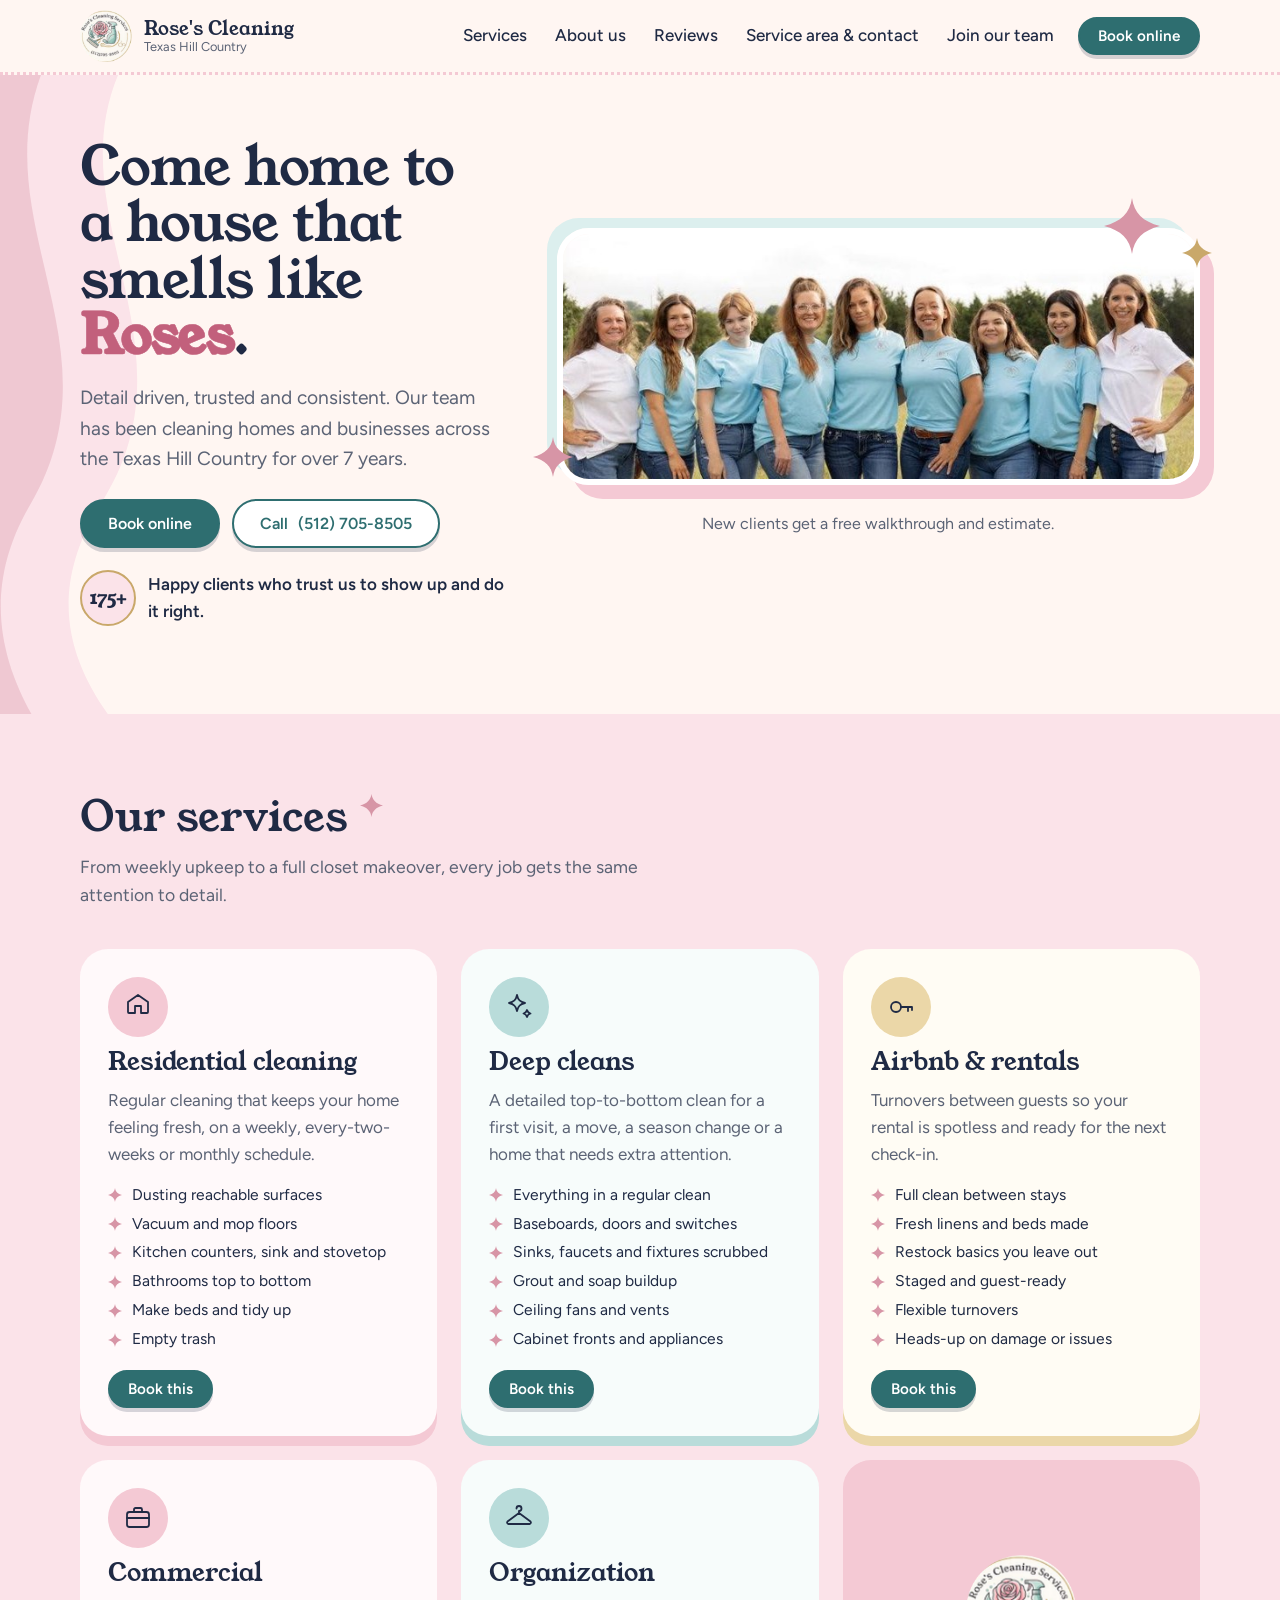
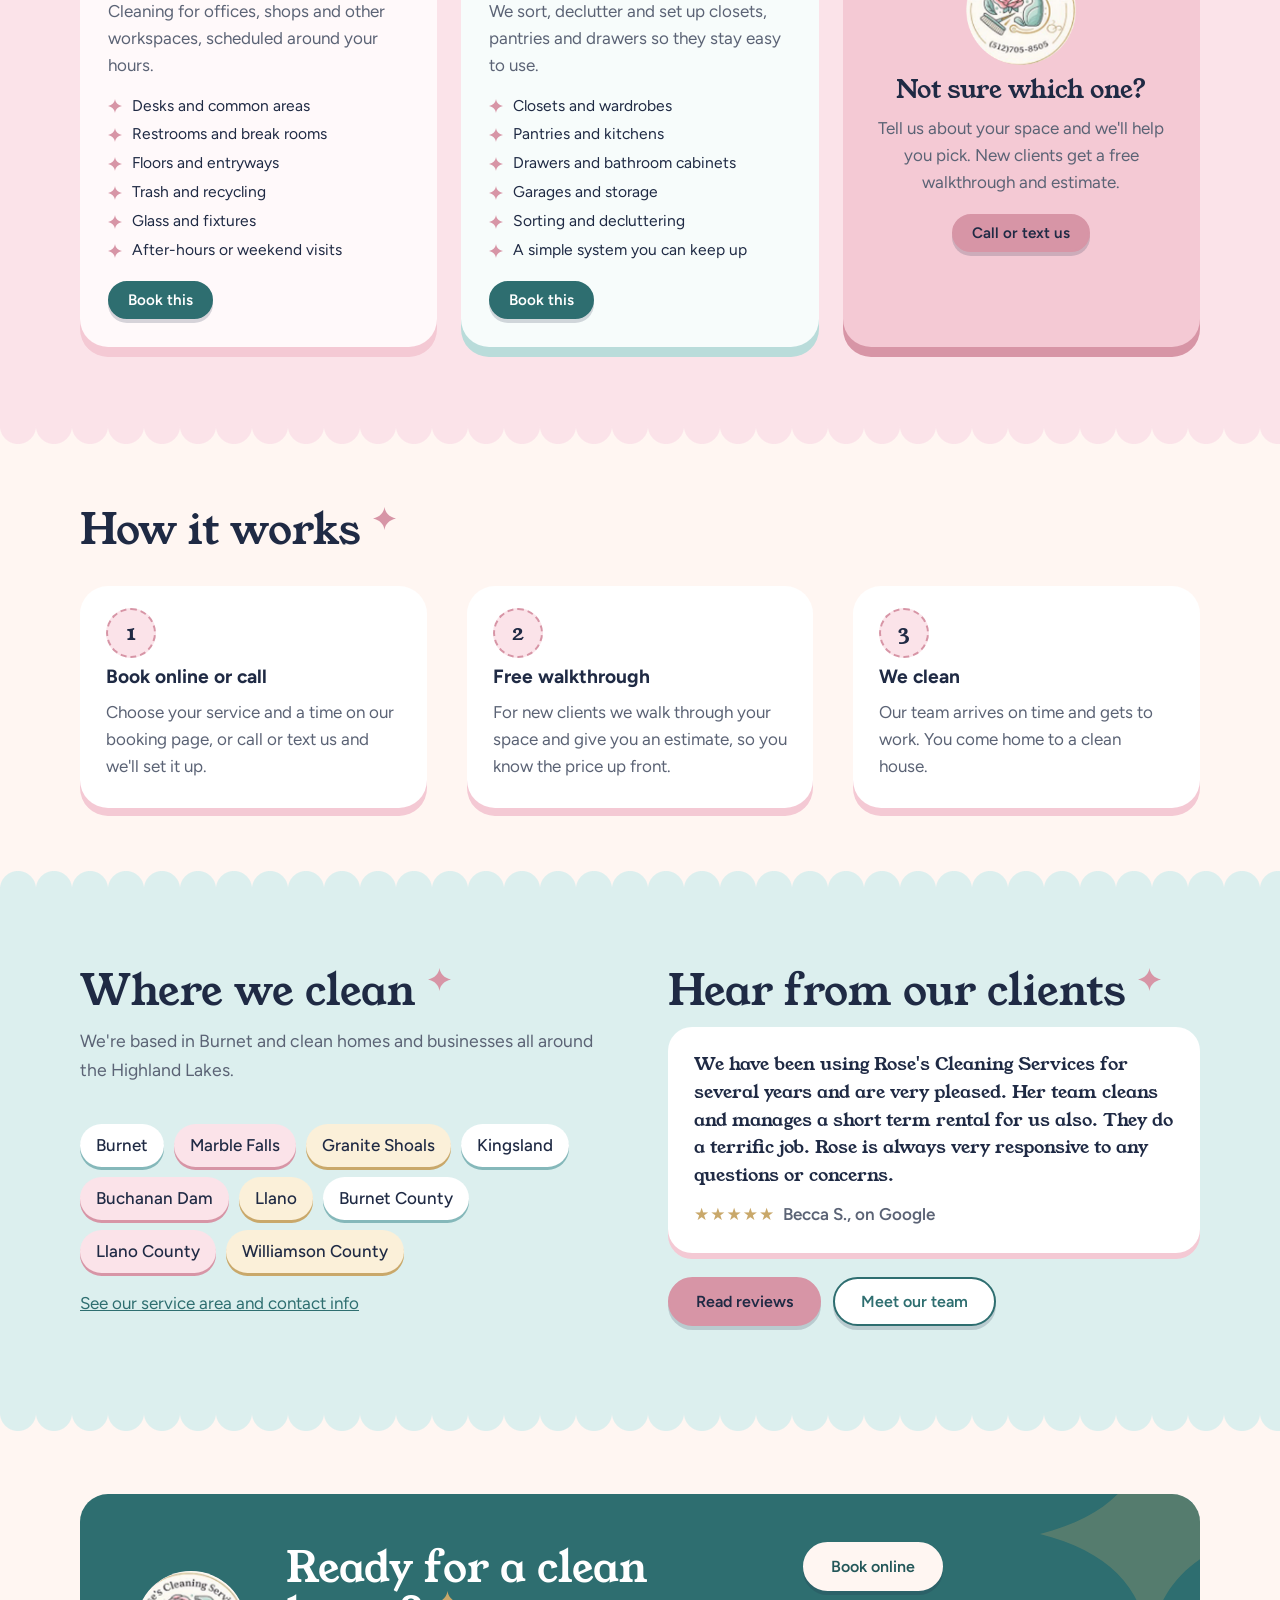
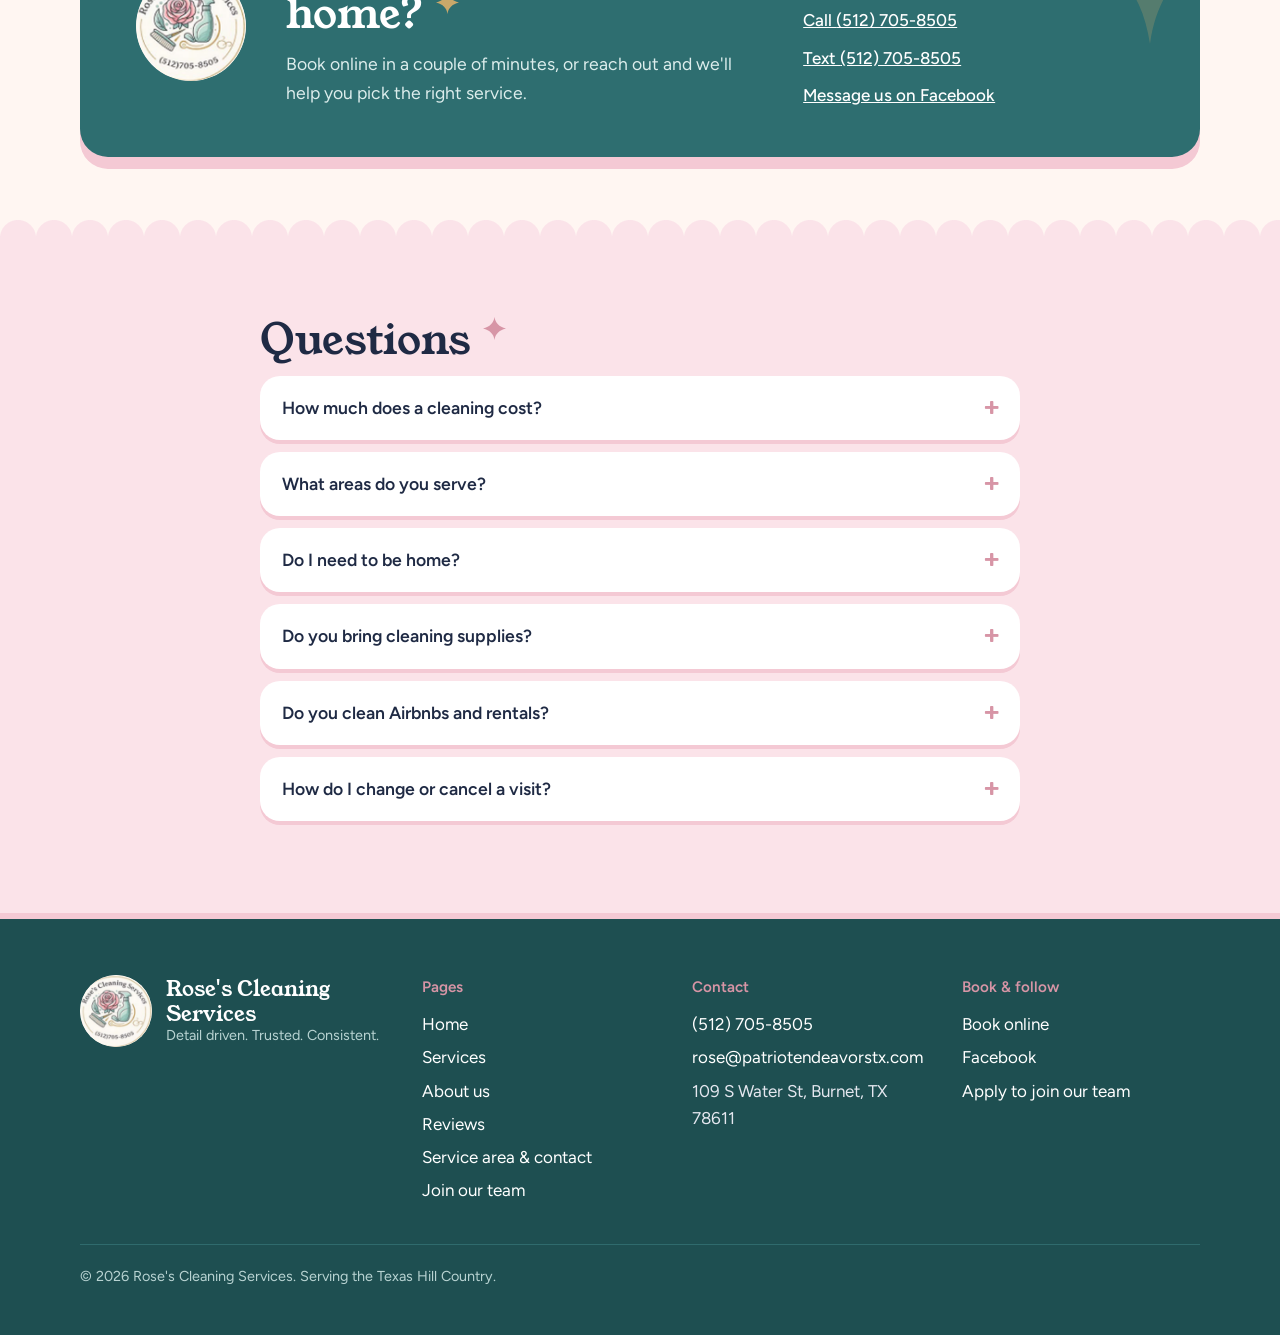
<file: index.html>
<!doctype html>
<html lang="en">
<head>
  <meta charset="utf-8">
  <meta name="viewport" content="width=device-width, initial-scale=1">
  <title>Rose's Cleaning Services | Burnet & the Texas Hill Country</title>
  <meta name="description" content="Residential, deep cleans, Airbnb, commercial and organization across Burnet, Marble Falls, Llano and the Texas Hill Country. Book online or call (512) 705-8505.">
  <link rel="preconnect" href="https://fonts.googleapis.com">
  <link rel="preconnect" href="https://fonts.gstatic.com" crossorigin>
  <link href="https://fonts.googleapis.com/css2?family=Young+Serif&family=Figtree:wght@400;500;600;700&display=swap" rel="stylesheet">
  <link rel="stylesheet" href="styles.css?v=12">
  <link rel="icon" href="images/logo.png">
</head>
<body>
  <a class="skip" href="#main">Skip to content</a>
  <div id="site-header"></div>

  <main id="main">
    <section class="hero">
      <svg class="swoosh swoosh-left" viewBox="0 0 520 760" aria-hidden="true">
        <path d="M0 0 H260 C150 160 330 300 220 470 C140 600 230 690 300 760 H0 Z" fill="var(--pink-soft)"/>
        <path d="M0 0 H180 C80 170 250 300 150 470 C80 590 150 690 210 760 H0 Z" fill="var(--pink)" opacity=".35"/>
      </svg>
      <div class="wrap hero-grid">
        <div class="hero-side">
          <h1>Come home to a house that smells like <strong class="rose-name">Roses</strong>.</h1>
          <p class="lede">Detail driven, trusted and consistent. Our team has been cleaning homes and businesses across the Texas Hill Country for over 7 years.</p>
          <div class="btn-row">
            <a class="btn" data-config="bookingLink">Book online</a>
            <a class="btn btn-outline" data-config="phoneLink">Call&nbsp;<span data-config="phone"></span></a>
          </div>
          <p class="proof"><span class="proof-badge">175+</span>Happy clients who trust us to show up and do it right.</p>
        </div>
        <figure class="hero-photo">
          <span class="sparkle s1" aria-hidden="true"></span>
          <span class="sparkle s2" aria-hidden="true"></span>
          <span class="sparkle s3" aria-hidden="true"></span>
          <img src="images/team.jpg" alt="The Rose's Cleaning team standing together in a Hill Country field, wearing light blue team shirts." width="936" height="280">
          <figcaption>New clients get a free walkthrough and estimate.</figcaption>
        </figure>
      </div>
    </section>

    <section id="services" class="band-pink scallop">
      <div class="wrap">
        <h2 class="section-title">Our services</h2>
        <p class="section-intro">From weekly upkeep to a full closet makeover, every job gets the same attention to detail.</p>
        <div class="service-list" id="serviceList"></div>
      </div>
    </section>

    <section>
      <div class="wrap">
        <h2 class="section-title">How it works</h2>
        <ol class="steps">
          <li>
            <h3>Book online or call</h3>
            <p>Choose your service and a time on our booking page, or call or text us and we'll set it up.</p>
          </li>
          <li>
            <h3>Free walkthrough</h3>
            <p>For new clients we walk through your space and give you an estimate, so you know the price up front.</p>
          </li>
          <li>
            <h3>We clean</h3>
            <p>Our team arrives on time and gets to work. You come home to a clean house.</p>
          </li>
        </ol>
      </div>
    </section>

    <section class="band-teal scallop scallop-top">
      <div class="wrap split">
        <div>
          <h2 class="section-title">Where we clean</h2>
          <p class="section-intro">We're based in Burnet and clean homes and businesses all around the Highland Lakes.</p>
          <ul class="towns" data-towns></ul>
          <p><a href="contact.html">See our service area and contact info</a></p>
        </div>
        <div>
          <h2 class="section-title">Hear from our clients</h2>
          <figure class="featured-review" id="featuredReview" hidden></figure>
          <div class="btn-row">
            <a class="btn btn-pink" href="reviews.html">Read reviews</a>
            <a class="btn btn-outline" href="about.html">Meet our team</a>
          </div>
        </div>
      </div>
    </section>

    <section class="book">
      <div class="wrap book-panel">
        <img src="images/logo.png" alt="">
        <div>
          <h2 class="section-title">Ready for a clean home?</h2>
          <p>Book online in a couple of minutes, or reach out and we'll help you pick the right service.</p>
        </div>
        <div class="book-actions">
          <a class="btn" data-config="bookingLink">Book online</a>
          <a data-config="phoneLink">Call <span data-config="phone"></span></a>
          <a data-config="textLink">Text <span data-config="phone"></span></a>
          <a data-config="facebookLink">Message us on Facebook</a>
        </div>
      </div>
    </section>

    <section id="faq" class="band-pink scallop-top">
      <div class="narrow">
        <h2 class="section-title">Questions</h2>
        <details>
          <summary>How much does a cleaning cost?</summary>
          <p>It depends on your space and the service. New clients get a free walkthrough and estimate, so you'll know the price before we start.</p>
        </details>
        <details>
          <summary>What areas do you serve?</summary>
          <p>Burnet, Marble Falls, Granite Shoals, Kingsland, Buchanan Dam, Llano and the rest of Burnet, Llano and Williamson counties. Not sure if you're in our area? Call or text us.</p>
        </details>
        <details>
          <summary>Do I need to be home?</summary>
          <p>No. Many clients leave a key or a door code. Just let us know when you book.</p>
        </details>
        <details>
          <summary>Do you bring cleaning supplies?</summary>
          <p>Yes, we bring what we need. If you'd like us to use your own products, tell us when you book.</p>
        </details>
        <details>
          <summary>Do you clean Airbnbs and rentals?</summary>
          <p>Yes. We handle turnovers between guests so your place is ready for the next check-in.</p>
        </details>
        <details>
          <summary>How do I change or cancel a visit?</summary>
          <p>Call or text us as early as you can and we'll move your visit.</p>
        </details>
      </div>
    </section>
  </main>

  <div id="site-footer"></div>
  <script src="script.js?v=12"></script>
</body>
</html>
</file>
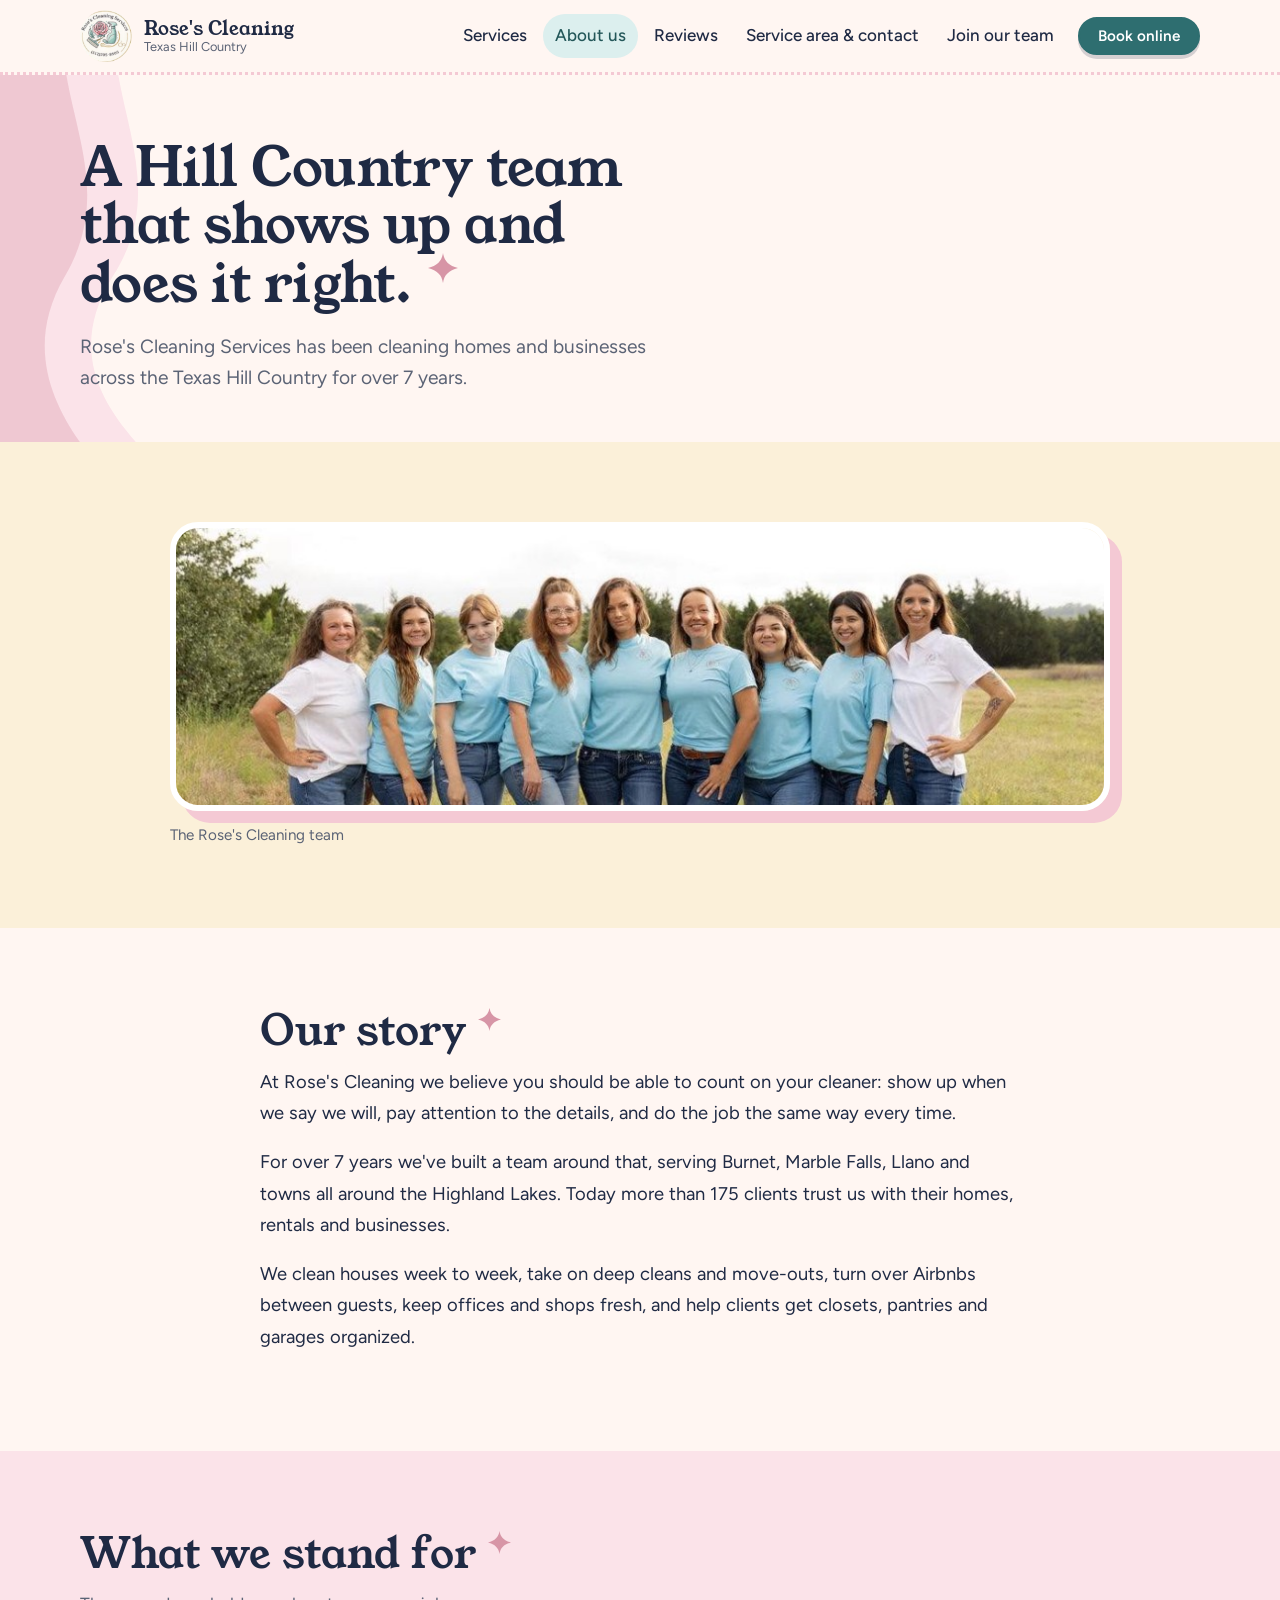
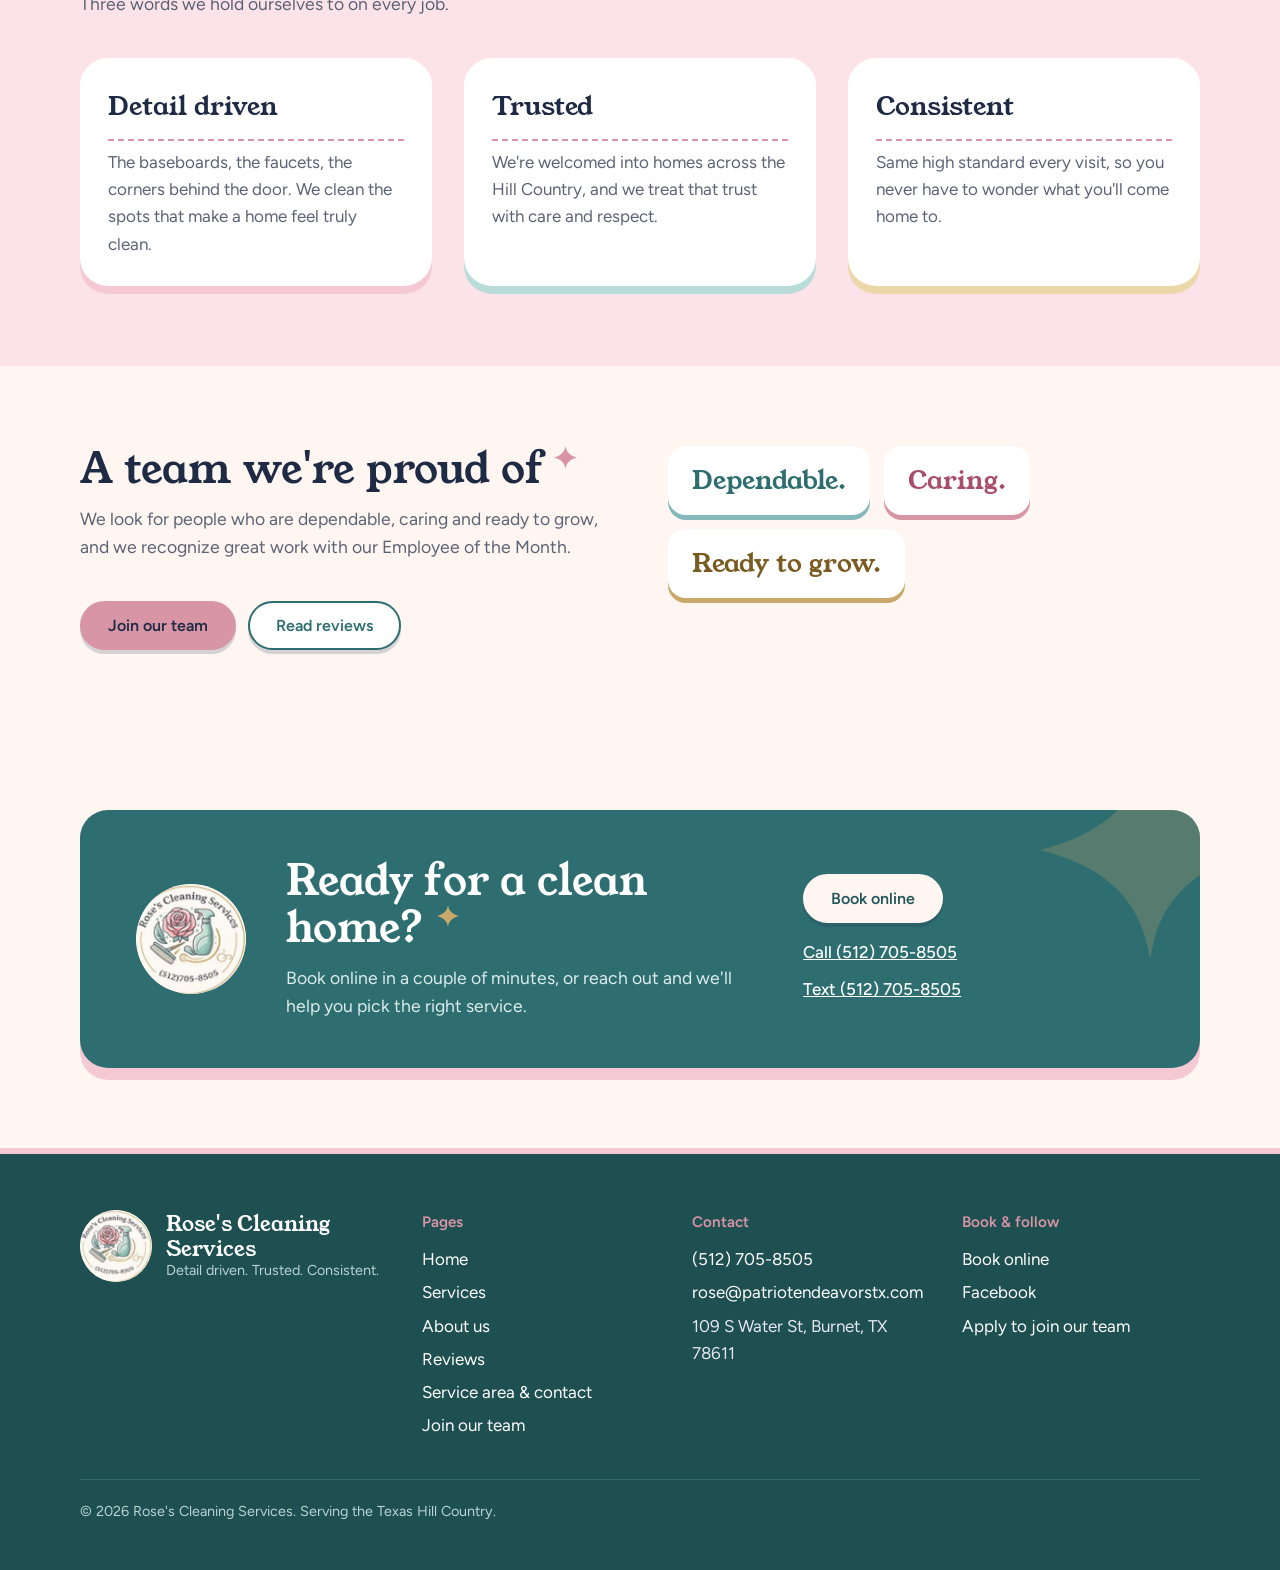
<file: about.html>
<!doctype html>
<html lang="en">
<head>
  <meta charset="utf-8">
  <meta name="viewport" content="width=device-width, initial-scale=1">
  <title>About us | Rose's Cleaning Services</title>
  <meta name="description" content="Meet the Rose's Cleaning team: detail driven, trusted and consistent cleaning across the Texas Hill Country for over 7 years.">
  <link rel="preconnect" href="https://fonts.googleapis.com">
  <link rel="preconnect" href="https://fonts.gstatic.com" crossorigin>
  <link href="https://fonts.googleapis.com/css2?family=Young+Serif&family=Figtree:wght@400;500;600;700&display=swap" rel="stylesheet">
  <link rel="stylesheet" href="styles.css?v=12">
  <link rel="icon" href="images/logo.png">
</head>
<body>
  <a class="skip" href="#main">Skip to content</a>
  <div id="site-header"></div>

  <main id="main">
    <section class="page-hero">
      <svg class="swoosh swoosh-left" viewBox="0 0 520 760" aria-hidden="true">
        <path d="M0 0 H260 C150 160 330 300 220 470 C140 600 230 690 300 760 H0 Z" fill="var(--pink-soft)"/>
        <path d="M0 0 H180 C80 170 250 300 150 470 C80 590 150 690 210 760 H0 Z" fill="var(--pink)" opacity=".35"/>
      </svg>
      <div class="wrap">
        <h1>A Hill Country team that shows up and does it right.</h1>
        <p>Rose's Cleaning Services has been cleaning homes and businesses across the Texas Hill Country for over 7 years.</p>
      </div>
    </section>

    <section class="band-white">
      <div class="wrap">
        <figure class="team-photo">
          <img src="images/team.jpg" alt="The Rose's Cleaning team standing together in a Hill Country field, wearing light blue team shirts." width="936" height="280">
          <figcaption>The Rose's Cleaning team</figcaption>
        </figure>
      </div>
    </section>

    <section>
      <div class="narrow prose">
        <h2 class="section-title">Our story</h2>
        <p>At Rose's Cleaning we believe you should be able to count on your cleaner: show up when we say we will, pay attention to the details, and do the job the same way every time.</p>
        <p>For over 7 years we've built a team around that, serving Burnet, Marble Falls, Llano and towns all around the Highland Lakes. Today more than 175 clients trust us with their homes, rentals and businesses.</p>
        <p>We clean houses week to week, take on deep cleans and move-outs, turn over Airbnbs between guests, keep offices and shops fresh, and help clients get closets, pantries and garages organized.</p>
      </div>
    </section>

    <section class="band-pink">
      <div class="wrap">
        <h2 class="section-title">What we stand for</h2>
        <p class="section-intro">Three words we hold ourselves to on every job.</p>
        <div class="values">
          <div class="value">
            <h3>Detail driven</h3>
            <p>The baseboards, the faucets, the corners behind the door. We clean the spots that make a home feel truly clean.</p>
          </div>
          <div class="value">
            <h3>Trusted</h3>
            <p>We're welcomed into homes across the Hill Country, and we treat that trust with care and respect.</p>
          </div>
          <div class="value">
            <h3>Consistent</h3>
            <p>Same high standard every visit, so you never have to wonder what you'll come home to.</p>
          </div>
        </div>
      </div>
    </section>

    <section>
      <div class="wrap split">
        <div>
          <h2 class="section-title">A team we're proud of</h2>
          <p class="section-intro">We look for people who are dependable, caring and ready to grow, and we recognize great work with our Employee of the Month.</p>
          <div class="btn-row">
            <a class="btn btn-pink" href="careers.html">Join our team</a>
            <a class="btn btn-outline" href="reviews.html">Read reviews</a>
          </div>
        </div>
        <div>
          <ul class="traits">
            <li>Dependable.</li>
            <li>Caring.</li>
            <li>Ready to grow.</li>
          </ul>
        </div>
      </div>
    </section>

    <section class="book">
      <div class="wrap book-panel">
        <img src="images/logo.png" alt="">
        <div>
          <h2 class="section-title">Ready for a clean home?</h2>
          <p>Book online in a couple of minutes, or reach out and we'll help you pick the right service.</p>
        </div>
        <div class="book-actions">
          <a class="btn" data-config="bookingLink">Book online</a>
          <a data-config="phoneLink">Call <span data-config="phone"></span></a>
          <a data-config="textLink">Text <span data-config="phone"></span></a>
        </div>
      </div>
    </section>
  </main>

  <div id="site-footer"></div>
  <script src="script.js?v=12"></script>
</body>
</html>
</file>
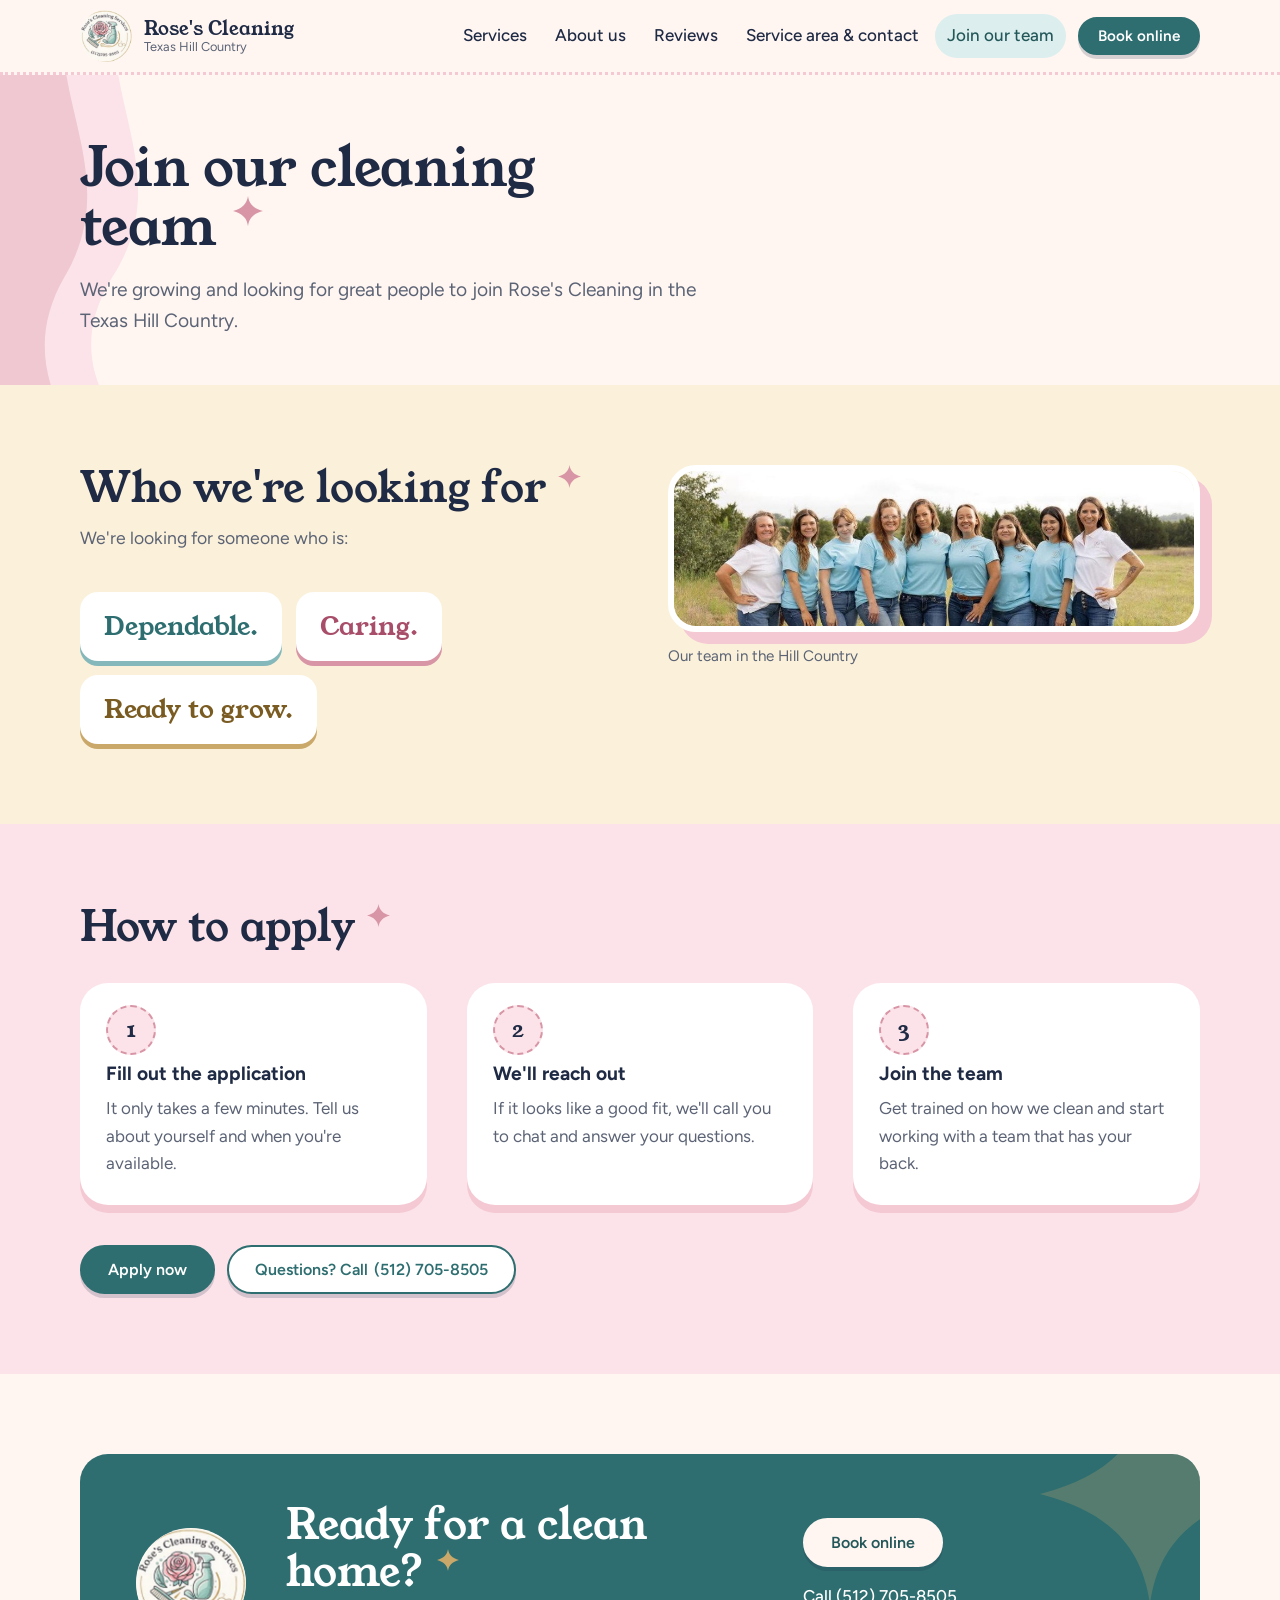
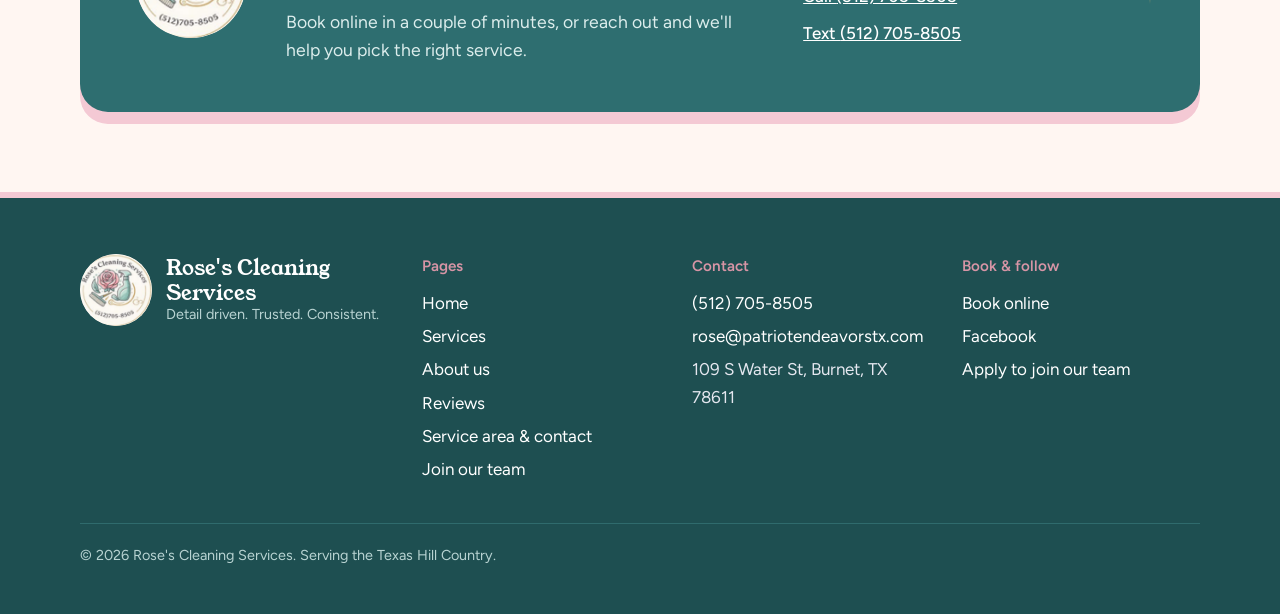
<file: careers.html>
<!doctype html>
<html lang="en">
<head>
  <meta charset="utf-8">
  <meta name="viewport" content="width=device-width, initial-scale=1">
  <title>Join our team | Rose's Cleaning Services</title>
  <meta name="description" content="Rose's Cleaning Services is hiring in Burnet and the Texas Hill Country. Apply to join our cleaning team.">
  <link rel="preconnect" href="https://fonts.googleapis.com">
  <link rel="preconnect" href="https://fonts.gstatic.com" crossorigin>
  <link href="https://fonts.googleapis.com/css2?family=Young+Serif&family=Figtree:wght@400;500;600;700&display=swap" rel="stylesheet">
  <link rel="stylesheet" href="styles.css?v=12">
  <link rel="icon" href="images/logo.png">
</head>
<body>
  <a class="skip" href="#main">Skip to content</a>
  <div id="site-header"></div>

  <main id="main">
    <section class="page-hero">
      <svg class="swoosh swoosh-left" viewBox="0 0 520 760" aria-hidden="true">
        <path d="M0 0 H260 C150 160 330 300 220 470 C140 600 230 690 300 760 H0 Z" fill="var(--pink-soft)"/>
        <path d="M0 0 H180 C80 170 250 300 150 470 C80 590 150 690 210 760 H0 Z" fill="var(--pink)" opacity=".35"/>
      </svg>
      <div class="wrap">
        <h1>Join our cleaning team</h1>
        <p>We're growing and looking for great people to join Rose's Cleaning in the Texas Hill Country.</p>
      </div>
    </section>

    <section class="band-white">
      <div class="wrap split">
        <div>
          <h2 class="section-title">Who we're looking for</h2>
          <p class="section-intro">We're looking for someone who is:</p>
          <ul class="traits">
            <li>Dependable.</li>
            <li>Caring.</li>
            <li>Ready to grow.</li>
          </ul>
        </div>
        <figure class="team-photo">
          <img src="images/team.jpg" alt="The Rose's Cleaning team standing together in a Hill Country field, wearing light blue team shirts." width="936" height="280">
          <figcaption>Our team in the Hill Country</figcaption>
        </figure>
      </div>
    </section>

    <section class="band-pink">
      <div class="wrap">
        <h2 class="section-title">How to apply</h2>
        <ol class="steps">
          <li>
            <h3>Fill out the application</h3>
            <p>It only takes a few minutes. Tell us about yourself and when you're available.</p>
          </li>
          <li>
            <h3>We'll reach out</h3>
            <p>If it looks like a good fit, we'll call you to chat and answer your questions.</p>
          </li>
          <li>
            <h3>Join the team</h3>
            <p>Get trained on how we clean and start working with a team that has your back.</p>
          </li>
        </ol>
        <div class="btn-row" style="margin-top:40px">
          <a class="btn" data-config="hiringLink">Apply now</a>
          <a class="btn btn-outline" data-config="phoneLink">Questions? Call <span data-config="phone"></span></a>
        </div>
      </div>
    </section>

    <section class="book">
      <div class="wrap book-panel">
        <img src="images/logo.png" alt="">
        <div>
          <h2 class="section-title">Ready for a clean home?</h2>
          <p>Book online in a couple of minutes, or reach out and we'll help you pick the right service.</p>
        </div>
        <div class="book-actions">
          <a class="btn" data-config="bookingLink">Book online</a>
          <a data-config="phoneLink">Call <span data-config="phone"></span></a>
          <a data-config="textLink">Text <span data-config="phone"></span></a>
        </div>
      </div>
    </section>
  </main>

  <div id="site-footer"></div>
  <script src="script.js?v=12"></script>
</body>
</html>
</file>
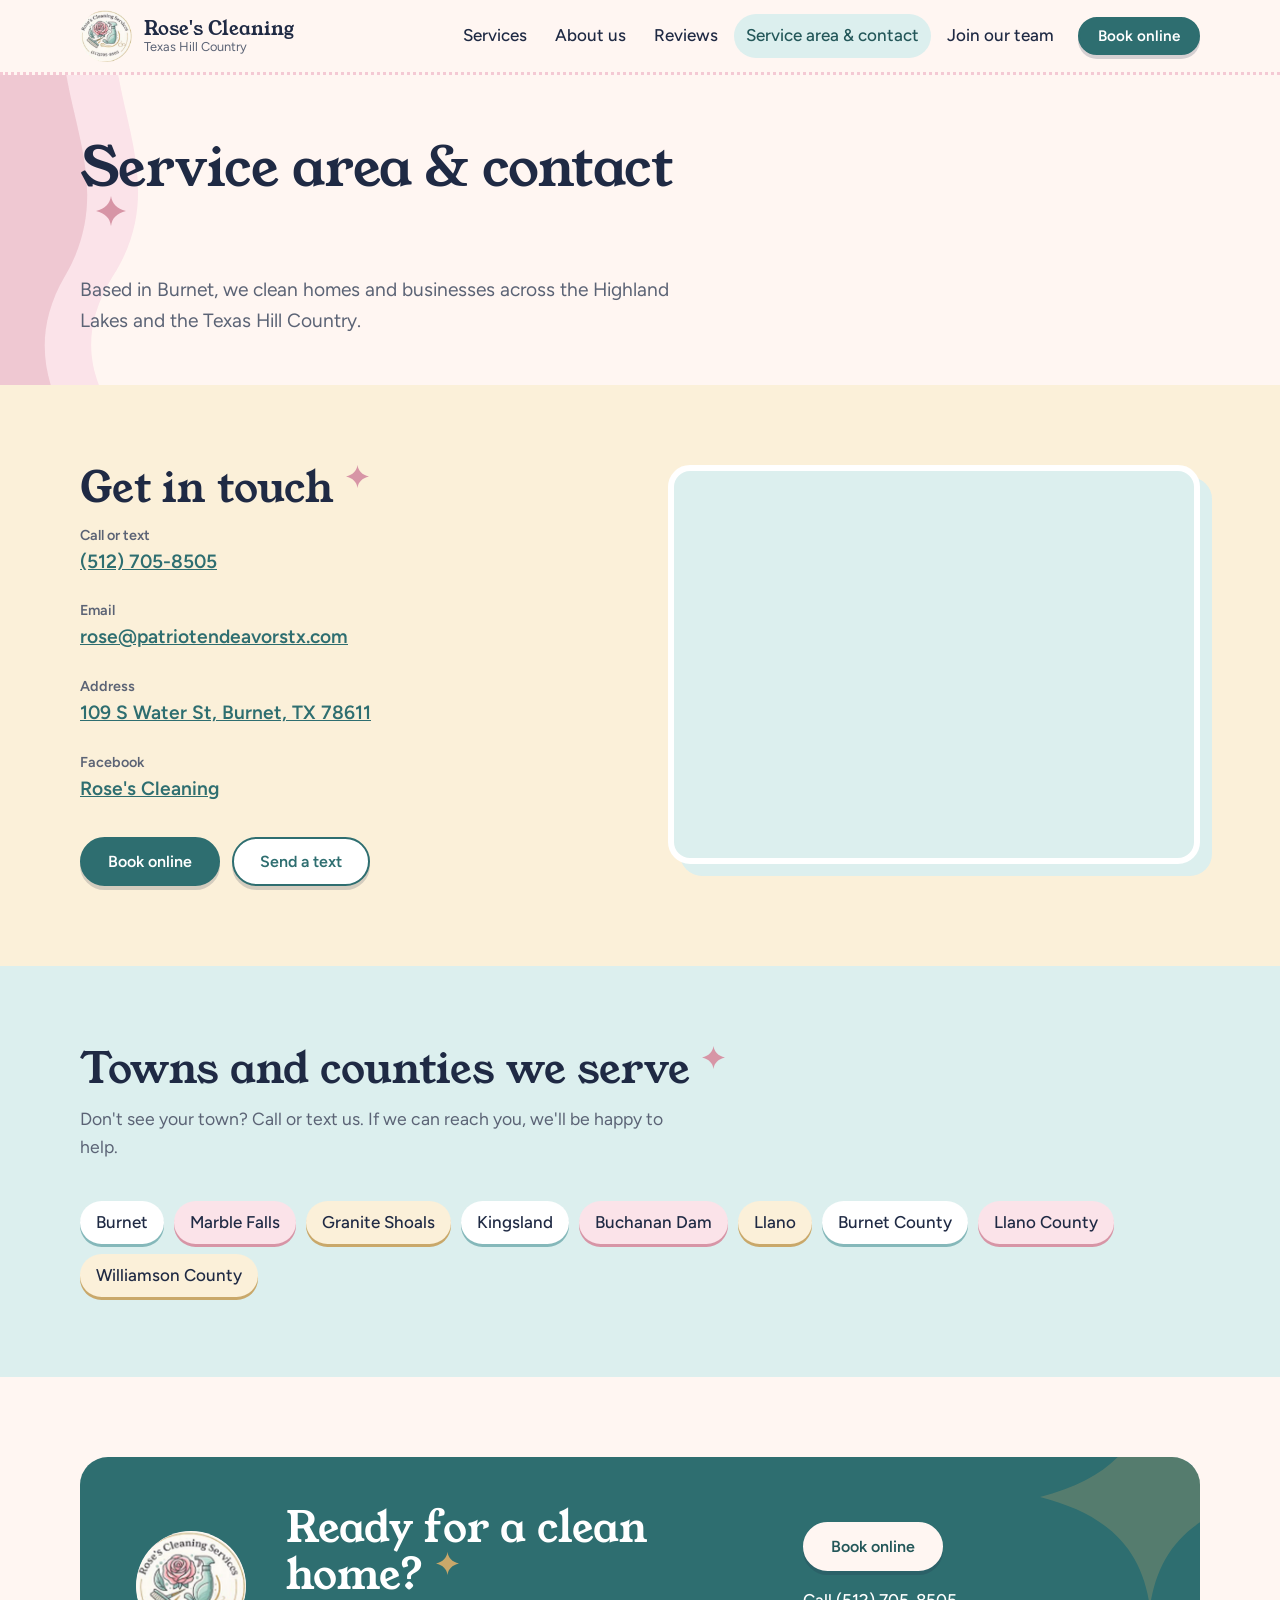
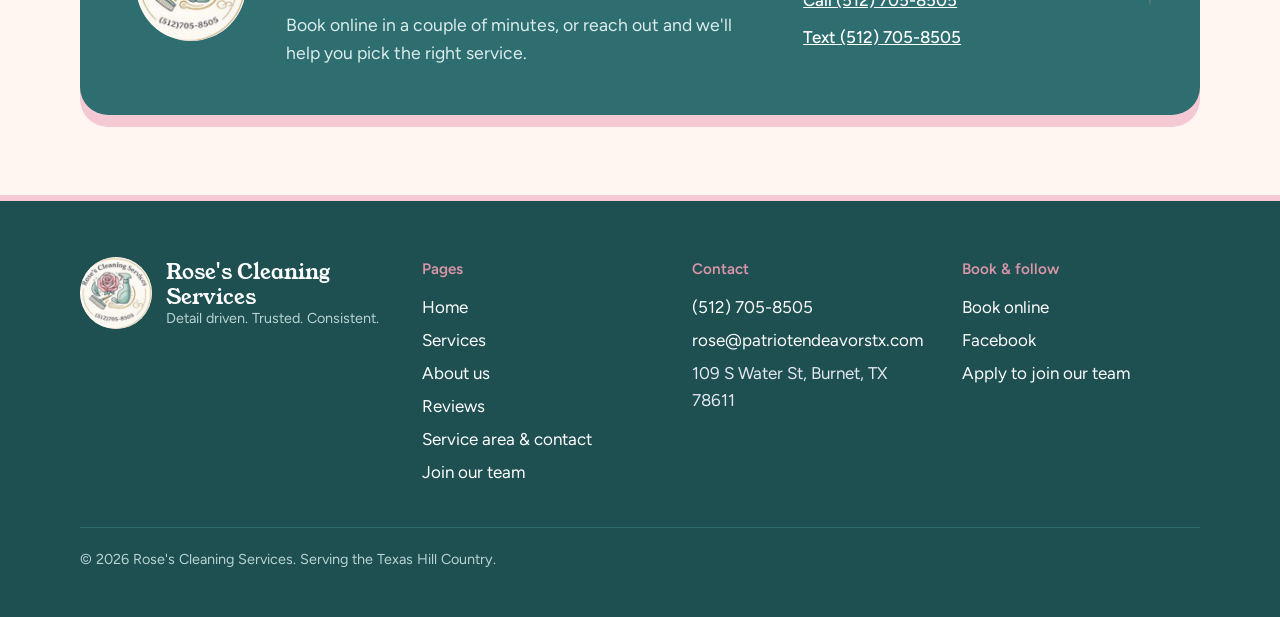
<file: contact.html>
<!doctype html>
<html lang="en">
<head>
  <meta charset="utf-8">
  <meta name="viewport" content="width=device-width, initial-scale=1">
  <title>Service area & contact | Rose's Cleaning Services</title>
  <meta name="description" content="Rose's Cleaning serves Burnet, Marble Falls, Granite Shoals, Kingsland, Buchanan Dam, Llano and Burnet, Llano and Williamson counties. Call (512) 705-8505.">
  <link rel="preconnect" href="https://fonts.googleapis.com">
  <link rel="preconnect" href="https://fonts.gstatic.com" crossorigin>
  <link href="https://fonts.googleapis.com/css2?family=Young+Serif&family=Figtree:wght@400;500;600;700&display=swap" rel="stylesheet">
  <link rel="stylesheet" href="styles.css?v=12">
  <link rel="icon" href="images/logo.png">
</head>
<body>
  <a class="skip" href="#main">Skip to content</a>
  <div id="site-header"></div>

  <main id="main">
    <section class="page-hero">
      <svg class="swoosh swoosh-left" viewBox="0 0 520 760" aria-hidden="true">
        <path d="M0 0 H260 C150 160 330 300 220 470 C140 600 230 690 300 760 H0 Z" fill="var(--pink-soft)"/>
        <path d="M0 0 H180 C80 170 250 300 150 470 C80 590 150 690 210 760 H0 Z" fill="var(--pink)" opacity=".35"/>
      </svg>
      <div class="wrap">
        <h1>Service area & contact</h1>
        <p>Based in Burnet, we clean homes and businesses across the Highland Lakes and the Texas Hill Country.</p>
      </div>
    </section>

    <section class="band-white">
      <div class="wrap split">
        <div>
          <h2 class="section-title">Get in touch</h2>
          <ul class="contact-list">
            <li><strong>Call or text</strong><a data-config="phoneLink"><span data-config="phone"></span></a></li>
            <li><strong>Email</strong><a data-config="emailLink"><span data-config="email"></span></a></li>
            <li><strong>Address</strong><a data-config="mapLink"><span data-config="address"></span></a></li>
            <li><strong>Facebook</strong><a data-config="facebookLink">Rose's Cleaning</a></li>
          </ul>
          <div class="btn-row" style="margin-top:32px">
            <a class="btn" data-config="bookingLink">Book online</a>
            <a class="btn btn-outline" data-config="textLink">Send a text</a>
          </div>
        </div>
        <iframe class="map" title="Map of Rose's Cleaning in Burnet, Texas" loading="lazy"
          src="https://maps.google.com/maps?q=109%20S%20Water%20St%2C%20Burnet%2C%20TX%2078611&z=10&output=embed"></iframe>
      </div>
    </section>

    <section class="band-teal">
      <div class="wrap">
        <h2 class="section-title">Towns and counties we serve</h2>
        <p class="section-intro">Don't see your town? Call or text us. If we can reach you, we'll be happy to help.</p>
        <ul class="towns" data-towns></ul>
      </div>
    </section>

    <section class="book">
      <div class="wrap book-panel">
        <img src="images/logo.png" alt="">
        <div>
          <h2 class="section-title">Ready for a clean home?</h2>
          <p>Book online in a couple of minutes, or reach out and we'll help you pick the right service.</p>
        </div>
        <div class="book-actions">
          <a class="btn" data-config="bookingLink">Book online</a>
          <a data-config="phoneLink">Call <span data-config="phone"></span></a>
          <a data-config="textLink">Text <span data-config="phone"></span></a>
        </div>
      </div>
    </section>
  </main>

  <div id="site-footer"></div>
  <script src="script.js?v=12"></script>
</body>
</html>
</file>
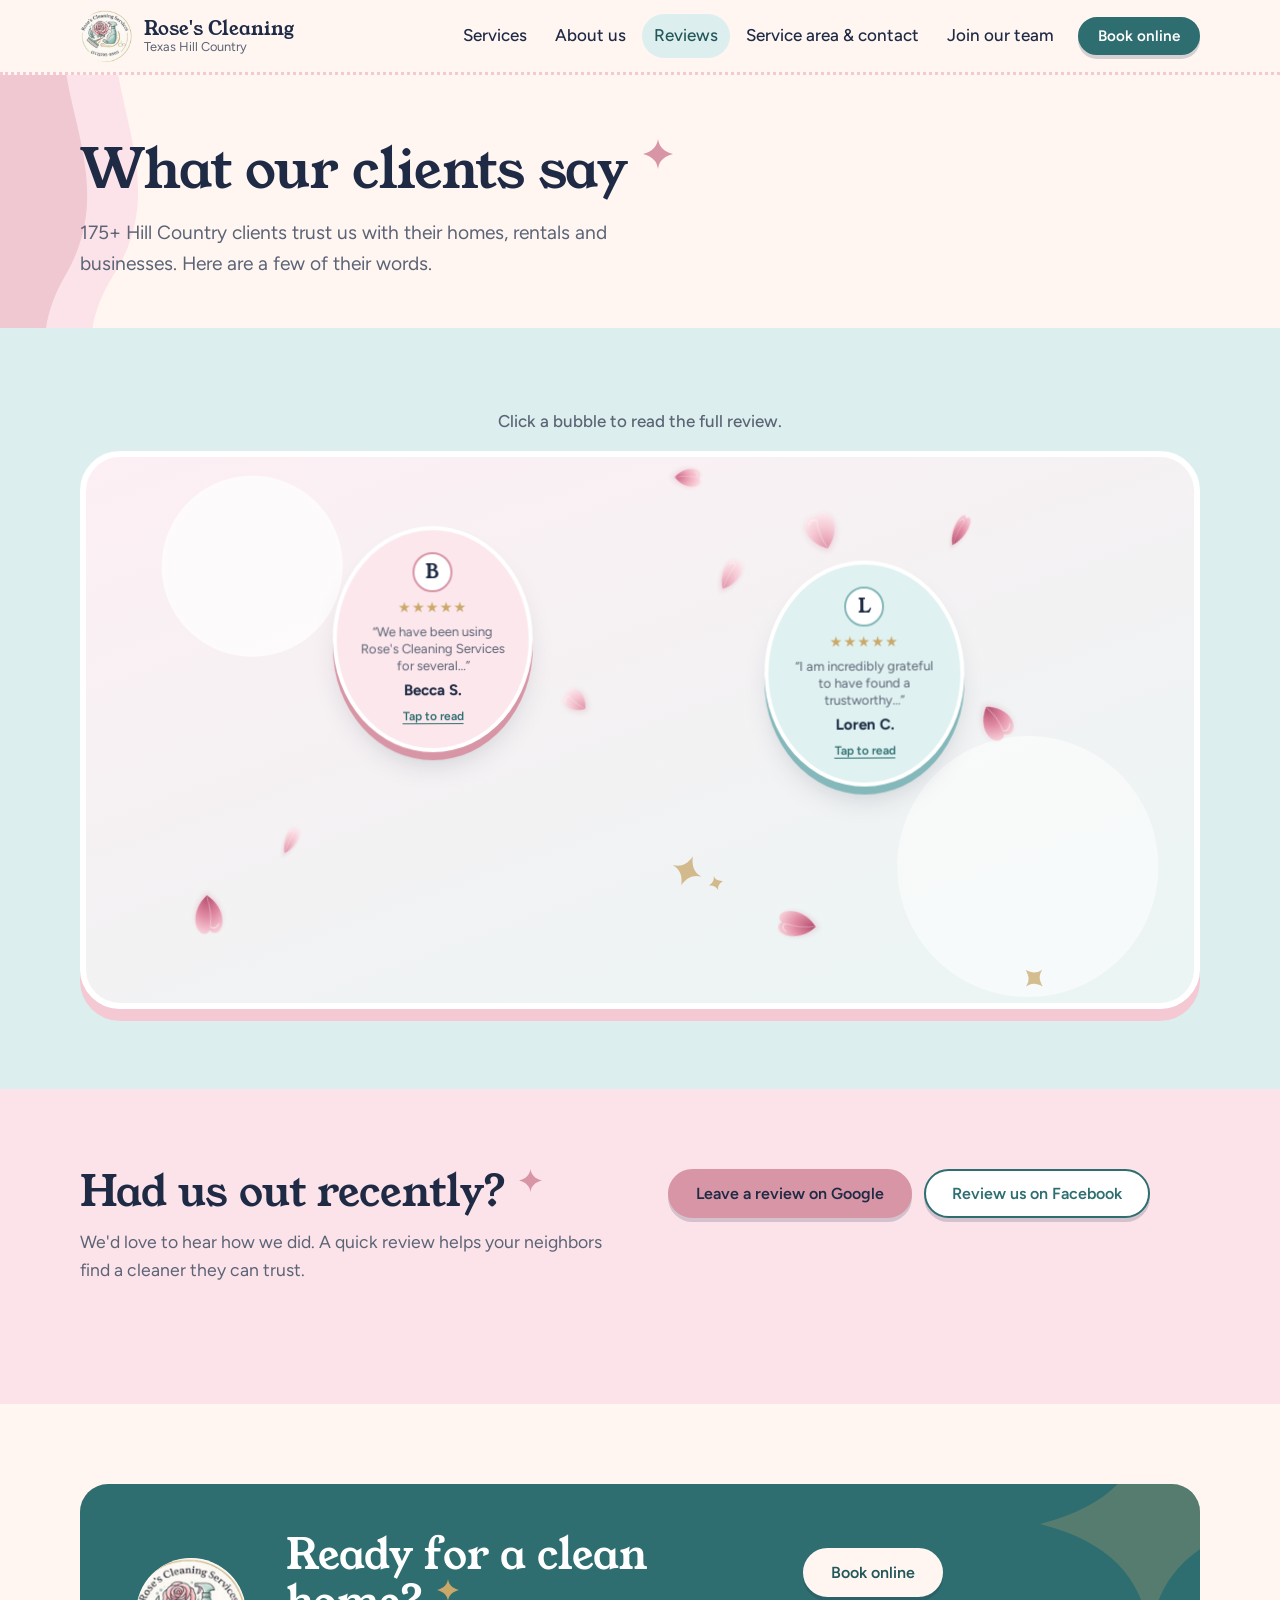
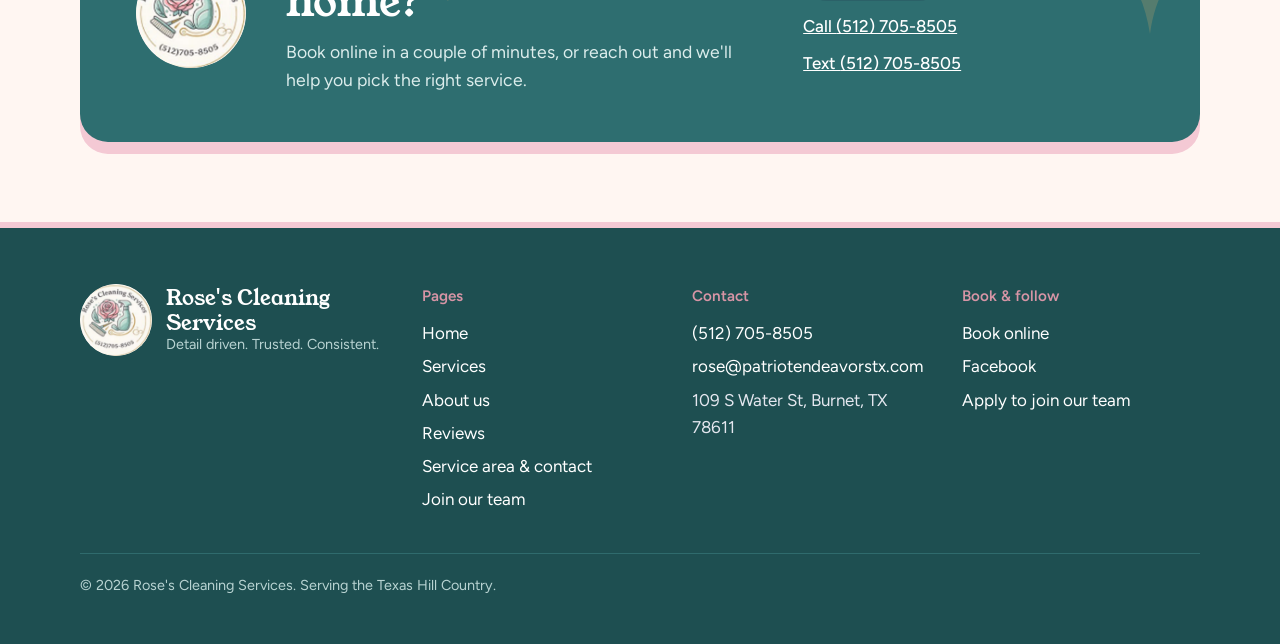
<file: reviews.html>
<!doctype html>
<html lang="en">
<head>
  <meta charset="utf-8">
  <meta name="viewport" content="width=device-width, initial-scale=1">
  <title>Reviews | Rose's Cleaning Services</title>
  <meta name="description" content="What clients say about Rose's Cleaning Services in Burnet, Marble Falls and the Texas Hill Country.">
  <link rel="preconnect" href="https://fonts.googleapis.com">
  <link rel="preconnect" href="https://fonts.gstatic.com" crossorigin>
  <link href="https://fonts.googleapis.com/css2?family=Young+Serif&family=Figtree:wght@400;500;600;700&display=swap" rel="stylesheet">
  <link rel="stylesheet" href="styles.css?v=12">
  <link rel="icon" href="images/logo.png">
</head>
<body>
  <a class="skip" href="#main">Skip to content</a>
  <div id="site-header"></div>

  <main id="main">
    <section class="page-hero">
      <svg class="swoosh swoosh-left" viewBox="0 0 520 760" aria-hidden="true">
        <path d="M0 0 H260 C150 160 330 300 220 470 C140 600 230 690 300 760 H0 Z" fill="var(--pink-soft)"/>
        <path d="M0 0 H180 C80 170 250 300 150 470 C80 590 150 690 210 760 H0 Z" fill="var(--pink)" opacity=".35"/>
      </svg>
      <div class="wrap">
        <h1>What our clients say</h1>
        <p>175+ Hill Country clients trust us with their homes, rentals and businesses. Here are a few of their words.</p>
      </div>
    </section>

    <section class="band-teal">
      <div class="wrap">
        <p class="field-hint">Click a bubble to read the full review.</p>
        <div class="review-field" id="reviewField"></div>
        <div class="empty" id="reviewEmpty" hidden>
          <img src="images/logo.png" alt="">
          <h2>Client reviews are coming soon</h2>
          <p>In the meantime, you can read what clients say about us on our Facebook page.</p>
          <div class="btn-row">
            <a class="btn" data-config="facebookLink">Read reviews on Facebook</a>
          </div>
        </div>
      </div>
    </section>

    <section class="band-pink">
      <div class="wrap split">
        <div>
          <h2 class="section-title">Had us out recently?</h2>
          <p class="section-intro">We'd love to hear how we did. A quick review helps your neighbors find a cleaner they can trust.</p>
        </div>
        <div class="btn-row">
          <a class="btn btn-pink" data-config="googleLink">Leave a review on Google</a>
          <a class="btn btn-outline" data-config="facebookLink">Review us on Facebook</a>
        </div>
      </div>
    </section>

    <section class="book">
      <div class="wrap book-panel">
        <img src="images/logo.png" alt="">
        <div>
          <h2 class="section-title">Ready for a clean home?</h2>
          <p>Book online in a couple of minutes, or reach out and we'll help you pick the right service.</p>
        </div>
        <div class="book-actions">
          <a class="btn" data-config="bookingLink">Book online</a>
          <a data-config="phoneLink">Call <span data-config="phone"></span></a>
          <a data-config="textLink">Text <span data-config="phone"></span></a>
        </div>
      </div>
    </section>
  </main>

  <dialog class="review-dialog" id="reviewDialog" aria-labelledby="rdName">
    <button class="rd-close" id="rdClose" type="button" aria-label="Close review">×</button>
    <div id="rdStars"></div>
    <p class="rd-text" id="rdText"></p>
    <p class="rd-name" id="rdName"></p>
    <p class="rd-meta" id="rdMeta"></p>
  </dialog>

  <div id="site-footer"></div>
  <script src="script.js?v=12"></script>
</body>
</html>
</file>
<file: styles.css>
/* Rose's Cleaning: colors taken from their logo and graphics */
:root {
  --cream: #FEFBF6;
  --paper: #FFFFFF;
  --teal: #85B8BA;        /* "Now hiring" teal, decorative */
  --teal-soft: #E3F0EF;
  --teal-deep: #2E6E70;   /* buttons and links (readable on white) */
  --teal-dark: #235759;
  --pink: #D795A6;        /* rose pink */
  --pink-soft: #F7E4E8;
  --gold: #C9A86A;        /* logo ring */
  --ink: #1F2A44;         /* navy text from their graphics */
  --muted: #5B6375;
  --line: #EADFD8;
  --display: "Young Serif", Georgia, serif;
  --body: "Figtree", system-ui, sans-serif;
}

*, *::before, *::after { box-sizing: border-box; }
html { scroll-behavior: smooth; }
@media (prefers-reduced-motion: reduce) { html { scroll-behavior: auto; } }

body {
  margin: 0;
  font-family: var(--body);
  font-size: 1.0625rem;
  line-height: 1.6;
  color: var(--ink);
  background: var(--cream);
}
img { display: block; max-width: 100%; }
a { color: var(--teal-deep); }
:focus-visible { outline: 3px solid var(--pink); outline-offset: 3px; }

.wrap { width: min(1120px, 100% - 32px); margin-inline: auto; }
.narrow { width: min(760px, 100% - 32px); margin-inline: auto; }

.skip { position: absolute; left: -999px; top: 8px; background: var(--ink); color: #fff; padding: 8px 14px; border-radius: 8px; z-index: 20; }
.skip:focus { left: 8px; }

/* ---------- Header ---------- */
.site-header {
  position: sticky; top: 0; z-index: 10;
  background: rgba(254,251,246,.95);
  backdrop-filter: blur(8px);
  border-bottom: 1px solid var(--line);
}
.header-inner { display: flex; align-items: center; justify-content: space-between; gap: 16px; padding: 10px 0; }
.brand { display: flex; align-items: center; gap: 12px; text-decoration: none; color: var(--ink); }
.brand img { width: 52px; height: 52px; }
.brand span { font-family: var(--display); font-size: 1.2rem; line-height: 1.1; }
.brand small { display: block; font-family: var(--body); font-size: .8rem; color: var(--muted); }

.main-nav { display: flex; align-items: center; gap: 4px; }
.main-nav a:not(.btn) { color: var(--ink); text-decoration: none; font-weight: 500; padding: 8px 12px; border-radius: 999px; }
.main-nav a:not(.btn):hover { background: var(--pink-soft); }
.main-nav a[aria-current="page"] { background: var(--teal-soft); color: var(--teal-dark); }
.main-nav .btn { margin-left: 8px; }

.menu-toggle { display: none; background: none; border: 1.5px solid var(--line); border-radius: 10px; padding: 8px 12px; font: 600 .95rem var(--body); color: var(--ink); cursor: pointer; }

@media (max-width: 900px) {
  .menu-toggle { display: block; }
  .main-nav {
    display: none;
    position: absolute; left: 0; right: 0; top: 100%;
    flex-direction: column; align-items: stretch; gap: 2px;
    background: var(--cream); border-bottom: 1px solid var(--line);
    padding: 12px 16px 20px;
  }
  .main-nav.open { display: flex; }
  .main-nav .btn { margin: 10px 0 0; }
}

/* ---------- Buttons ---------- */
.btn {
  display: inline-flex; align-items: center; justify-content: center; gap: 6px;
  font: 600 1rem var(--body);
  background: var(--teal-deep); color: #fff;
  border: 2px solid var(--teal-deep); border-radius: 999px;
  padding: 13px 26px; cursor: pointer; text-decoration: none;
  transition: background .15s, border-color .15s;
}
.btn:hover { background: var(--teal-dark); border-color: var(--teal-dark); }
.btn-small { padding: 8px 18px; font-size: .95rem; }
.btn-outline { background: transparent; color: var(--teal-deep); }
.btn-outline:hover { background: var(--teal-soft); color: var(--teal-dark); }
.btn-pink { background: var(--pink); border-color: var(--pink); color: var(--ink); }
.btn-pink:hover { background: #CB8396; border-color: #CB8396; }
.btn-row { display: flex; flex-wrap: wrap; gap: 12px; }

/* ---------- Hero (home) ---------- */
.hero { position: relative; overflow: hidden; padding: 64px 0 88px; }
.swoosh { position: absolute; pointer-events: none; z-index: 0; }
.swoosh-left { left: -120px; top: -40px; width: 520px; height: 760px; }
.hero-grid { position: relative; z-index: 1; display: grid; grid-template-columns: 1fr 1.25fr; gap: 56px; align-items: center; }
.hero h1, .page-hero h1 {
  font-family: var(--display); font-weight: 400;
  font-size: clamp(2.4rem, 5.2vw, 4rem);
  line-height: 1.05; letter-spacing: -.01em;
  margin: 0 0 20px; color: var(--ink);
}
.hero h1 { max-width: 13ch; }
.lede { font-size: 1.2rem; color: var(--muted); max-width: 44ch; margin: 0 0 28px; }
.proof { margin: 28px 0 0; display: flex; align-items: center; gap: 12px; font-weight: 600; }
.proof-badge {
  flex: none; display: grid; place-items: center;
  width: 56px; height: 56px; border-radius: 50%;
  background: var(--pink-soft); border: 2px solid var(--gold);
  font-family: var(--display); font-size: 1.05rem; color: var(--ink);
}
.hero-photo { position: relative; }
.hero-photo { margin: 0; }
.hero-photo img { border-radius: 24px; width: 100%; box-shadow: 16px 16px 0 var(--teal); }

.hero-photo figcaption { margin-top: 26px; font-size: .95rem; color: var(--muted); }
@media (max-width: 860px) {
  .hero { padding: 40px 0 64px; }
  .hero-grid { grid-template-columns: 1fr; gap: 40px; }
  .swoosh-left { width: 360px; left: -180px; }
}

/* ---------- Inner page hero ---------- */
.page-hero { position: relative; overflow: hidden; padding: 64px 0 48px; }
.page-hero .wrap, .page-hero .narrow { position: relative; z-index: 1; }
.page-hero h1 { font-size: clamp(2.2rem, 4.6vw, 3.4rem); max-width: 18ch; }
.page-hero p { font-size: 1.2rem; color: var(--muted); max-width: 52ch; margin: 0; }
.page-hero .swoosh-left { height: 520px; top: -120px; }

/* ---------- Sections ---------- */
section { padding: 80px 0; }
.band-pink { background: var(--pink-soft); }
.band-teal { background: var(--teal-soft); }
.band-white { background: var(--paper); }
.section-title {
  font-family: var(--display); font-weight: 400;
  font-size: clamp(1.9rem, 3.6vw, 2.6rem);
  line-height: 1.12; margin: 0 0 12px; color: var(--ink);
}
.section-intro { color: var(--muted); max-width: 56ch; margin: 0 0 40px; font-size: 1.1rem; }
.section-head { display: flex; justify-content: space-between; align-items: end; gap: 24px; flex-wrap: wrap; margin-bottom: 36px; }
.section-head .section-intro { margin: 0; }

/* Services list */
.service-list { border-top: 2px solid var(--ink); }
.service {
  display: grid; grid-template-columns: minmax(200px, 1fr) 2fr auto;
  gap: 24px; align-items: start; padding: 28px 0;
  border-bottom: 1px solid var(--line);
}
.service h3 { font-family: var(--display); font-weight: 400; font-size: 1.5rem; margin: 0; line-height: 1.2; }
.service p { margin: 0 0 10px; color: var(--muted); max-width: 60ch; }
.service ul { margin: 0; padding-left: 18px; font-size: .975rem; columns: 2; column-gap: 28px; }
.service li::marker { color: var(--pink); }
.book-this { white-space: nowrap; font-weight: 600; color: var(--teal-deep); text-underline-offset: 4px; padding: 4px 0; }
@media (max-width: 760px) {
  .service { grid-template-columns: 1fr; gap: 10px; }
  .service ul { columns: 1; }
}

/* Steps: a real sequence */
.steps { list-style: none; padding: 0; margin: 32px 0 0; display: grid; grid-template-columns: repeat(3, 1fr); gap: 40px; counter-reset: step; }
.steps li { counter-increment: step; position: relative; padding-top: 66px; }
.steps li::before {
  content: counter(step); position: absolute; top: 0; left: 0;
  width: 50px; height: 50px; border-radius: 50%;
  display: grid; place-items: center;
  background: var(--paper); border: 2px solid var(--gold); color: var(--ink);
  font-family: var(--display); font-size: 1.4rem;
}
.steps h3 { margin: 0 0 6px; font-size: 1.2rem; }
.steps p { margin: 0; color: var(--muted); }
@media (max-width: 760px) { .steps { grid-template-columns: 1fr; gap: 28px; } }

/* Towns */
.towns { list-style: none; padding: 0; margin: 0; display: flex; flex-wrap: wrap; gap: 10px; }
.towns li { background: var(--paper); border: 1.5px solid var(--teal); border-radius: 999px; padding: 8px 16px; font-weight: 500; }

/* Area split (home + contact) */
.split { display: grid; grid-template-columns: 1fr 1fr; gap: 56px; align-items: start; }
.map { width: 100%; aspect-ratio: 4 / 3; border: 0; border-radius: 22px; background: var(--teal-soft); }
@media (max-width: 860px) { .split { grid-template-columns: 1fr; gap: 32px; } }

/* Reviews */
.review-grid { display: grid; grid-template-columns: repeat(auto-fill, minmax(300px, 1fr)); gap: 24px; }
.review { margin: 0; background: var(--paper); border-radius: 22px; padding: 28px; border-top: 6px solid var(--pink); }
.review .stars { color: var(--gold); letter-spacing: 2px; font-size: 1.1rem; margin-bottom: 10px; }
.review blockquote { margin: 0 0 16px; font-size: 1.1rem; }
.review figcaption { font-weight: 600; }
.review figcaption span { display: block; font-weight: 400; color: var(--muted); font-size: .9rem; }
.empty {
  text-align: center; padding: 56px 24px; border: 2px dashed var(--pink); border-radius: 24px; background: var(--paper);
}
.empty img { width: 96px; margin: 0 auto 16px; }
.empty h2 { font-family: var(--display); font-weight: 400; font-size: 1.8rem; margin: 0 0 8px; }
.empty p { color: var(--muted); max-width: 46ch; margin: 0 auto 24px; }
.empty .btn-row { justify-content: center; }

/* About */
.team-photo { margin: 0; }
.team-photo { max-width: 940px; }
.band-white > .wrap > .team-photo { margin-inline: auto; }
.team-photo img { width: 100%; border-radius: 28px; }
.team-photo figcaption { margin-top: 12px; color: var(--muted); font-size: .95rem; }
.prose p { font-size: 1.15rem; line-height: 1.7; margin: 0 0 18px; }
.values { display: grid; grid-template-columns: repeat(3, 1fr); gap: 32px; }
.value h3 { font-family: var(--display); font-weight: 400; font-size: 1.6rem; margin: 0 0 8px; padding-bottom: 12px; border-bottom: 3px solid var(--pink); }
.value p { margin: 0; color: var(--muted); }
@media (max-width: 760px) { .values { grid-template-columns: 1fr; gap: 24px; } }

/* Contact */
.contact-list { list-style: none; padding: 0; margin: 0; display: grid; gap: 22px; }
.contact-list strong { display: block; font-size: .9rem; color: var(--muted); font-weight: 600; }
.contact-list a, .contact-list span.v { font-size: 1.2rem; font-weight: 600; }
.contact-list span.v { color: var(--ink); }

/* Careers */
.traits { display: flex; flex-wrap: wrap; gap: 14px; margin: 0; padding: 0; list-style: none; }
.traits li { font-family: var(--display); font-size: 1.6rem; color: var(--teal-deep); background: var(--paper); border-radius: 18px; padding: 14px 24px; border: 2px solid var(--teal); }

/* Book panel */
.book-panel {
  display: grid; grid-template-columns: auto 1.4fr 1fr; gap: 40px; align-items: center;
  background: var(--teal-deep); color: #fff; border-radius: 28px; padding: 48px 56px;
}
.book-panel img { width: 110px; height: 110px; background: var(--cream); border-radius: 50%; }
.book-panel .section-title { color: #fff; }
.book-panel p { color: #DCEDEC; font-size: 1.1rem; max-width: 44ch; margin: 0; }
.book-actions { display: grid; gap: 10px; justify-items: start; }
.book-actions .btn { background: var(--cream); border-color: var(--cream); color: var(--teal-dark); margin-bottom: 6px; }
.book-actions .btn:hover { background: var(--pink-soft); border-color: var(--pink-soft); }
.book-actions a:not(.btn) { color: #fff; font-weight: 500; }
@media (max-width: 860px) {
  .book-panel { grid-template-columns: 1fr; padding: 36px 24px; gap: 24px; border-radius: 22px; }
  .book-panel img { width: 84px; height: 84px; }
}

/* FAQ */
details { border-bottom: 1px solid var(--line); }
summary { cursor: pointer; font-weight: 600; font-size: 1.1rem; padding: 18px 0; list-style: none; display: flex; justify-content: space-between; gap: 16px; }
summary::-webkit-details-marker { display: none; }
summary::after { content: "+"; font-family: var(--display); font-size: 1.5rem; line-height: 1; color: var(--pink); }
details[open] summary::after { content: "–"; }
details p { margin: 0 0 18px; color: var(--muted); max-width: 60ch; }

/* ---------- Footer ---------- */
.site-footer { background: var(--ink); color: #E4E7EF; padding: 56px 0 32px; }
.footer-grid { display: grid; grid-template-columns: 1.3fr 1fr 1fr 1fr; gap: 32px; }
.footer-brand { display: flex; gap: 14px; align-items: center; align-self: start; }
.footer-brand img { width: 72px; height: 72px; background: var(--cream); border-radius: 50%; }
.footer-brand p { margin: 0; font-family: var(--display); font-size: 1.3rem; color: #fff; line-height: 1.2; }
.footer-brand small { display: block; font-family: var(--body); font-size: .9rem; color: #AEB5C6; }
.site-footer h2 { font-size: .95rem; color: var(--pink); margin: 0 0 12px; font-weight: 600; }
.site-footer ul { list-style: none; padding: 0; margin: 0; display: grid; gap: 6px; }
.site-footer a { color: #fff; text-decoration: none; }
.site-footer a:hover { text-decoration: underline; }
.footer-bottom { margin-top: 40px; padding-top: 20px; border-top: 1px solid #36405A; color: #AEB5C6; font-size: .9rem; }
@media (max-width: 860px) { .footer-grid { grid-template-columns: 1fr 1fr; } .footer-brand { grid-column: 1 / -1; } }

/* "Roses" in the home headline: her name, so it stands out */
.rose-name { font-weight: 700; color: var(--teal-deep); -webkit-text-stroke: .6px currentColor; }

/* ==================================================================
   Cute & colorful layer: pastel bands, sparkles, scallops, cards
================================================================== */
:root {
  --cream: #FFF6F2;
  --pink-soft: #FBE3E9;
  --pink-mid: #F4C9D4;
  --teal-soft: #DCEFEE;
  --butter: #FBF0D9;
  --sparkle: url("data:image/svg+xml,%3Csvg xmlns='http://www.w3.org/2000/svg' viewBox='0 0 24 24'%3E%3Cpath d='M12 0c.9 6.4 4.6 10.1 12 12-7.4 1.9-11.1 5.6-12 12-.9-6.4-4.6-10.1-12-12C7.4 10.1 11.1 6.4 12 0z' fill='%23D795A6'/%3E%3C/svg%3E");
  --sparkle-gold: url("data:image/svg+xml,%3Csvg xmlns='http://www.w3.org/2000/svg' viewBox='0 0 24 24'%3E%3Cpath d='M12 0c.9 6.4 4.6 10.1 12 12-7.4 1.9-11.1 5.6-12 12-.9-6.4-4.6-10.1-12-12C7.4 10.1 11.1 6.4 12 0z' fill='%23C9A86A'/%3E%3C/svg%3E");
}

/* No plain white bands anywhere */
.band-white { background: var(--butter); }
.band-pink { background: var(--pink-soft); --band: var(--pink-soft); }
.band-teal { background: var(--teal-soft); --band: var(--teal-soft); }
.band-white { --band: var(--butter); }
.site-header { background: rgba(255,246,242,.95); border-bottom: 3px dotted var(--pink-mid); }

/* Scalloped edges */
.scallop, .scallop-top { position: relative; }
.scallop::after, .scallop-top::before {
  content: ""; position: absolute; left: 0; right: 0; height: 18px; z-index: 1; pointer-events: none;
  background-size: 36px 18px; background-repeat: repeat-x;
}
.scallop::after { bottom: -17px; background-image: radial-gradient(circle at 18px 0, var(--band) 17.5px, transparent 18.5px); }
.scallop-top::before { top: -17px; background-image: radial-gradient(circle at 18px 18px, var(--band) 17.5px, transparent 18.5px); }

/* Sparkle after every section title */
.section-title::after, .page-hero h1::after {
  content: ""; display: inline-block; width: .55em; height: .55em; margin-left: .3em;
  background: var(--sparkle) center / contain no-repeat; vertical-align: .35em;
}
.book-panel .section-title::after { background-image: var(--sparkle-gold); }

/* Hero sparkles + pink photo frame */
.hero-photo { position: relative; }
.hero-photo img { border-radius: 32px; box-shadow: 14px 14px 0 var(--pink-mid), -10px -10px 0 var(--teal-soft); border: 6px solid #fff; }
.sparkle { position: absolute; background: var(--sparkle) center / contain no-repeat; z-index: 2; }
.sparkle.s1 { width: 42px; height: 42px; top: -26px; right: 30px; }
.sparkle.s2 { width: 24px; height: 24px; top: 4px; right: -6px; background-image: var(--sparkle-gold); }
.sparkle.s3 { width: 30px; height: 30px; bottom: 40px; left: -22px; }
.rose-name { color: #C2607C; }

/* Pill buttons with a little bounce */
.btn { box-shadow: 0 4px 0 rgba(31,42,68,.18); transition: transform .12s, box-shadow .12s, background .15s; }
.btn:hover { transform: translateY(-2px); box-shadow: 0 6px 0 rgba(31,42,68,.18); }
.btn:active { transform: translateY(1px); box-shadow: 0 2px 0 rgba(31,42,68,.18); }
.btn-outline { background: #fff; }
@media (prefers-reduced-motion: reduce) { .btn, .btn:hover, .btn:active { transform: none; } }

/* Services as colorful cards */
.service-list { border-top: 0; display: grid; grid-template-columns: repeat(auto-fit, minmax(300px, 1fr)); gap: 24px; }
.service {
  display: flex; flex-direction: column; gap: 10px;
  padding: 28px; border: 0; border-radius: 28px;
  background: #fff; box-shadow: 0 10px 0 var(--card-edge);
}
.service.tint-0 { background: #FFF9FA; --card-edge: var(--pink-mid); }
.service.tint-1 { background: #F7FCFB; --card-edge: #B9DCDA; }
.service.tint-2 { background: #FFFCF4; --card-edge: #EBD7A8; }
.service-icon {
  width: 60px; height: 60px; border-radius: 50%; display: grid; place-items: center;
  background: var(--card-edge);
}
.service-icon svg { width: 32px; height: 32px; fill: none; stroke: var(--ink); stroke-width: 1.8; stroke-linecap: round; stroke-linejoin: round; }
.service h3 { font-size: 1.55rem; }
.service p { margin: 0; }
.service ul { columns: 1; list-style: none; padding: 0; margin: 4px 0 8px; display: grid; gap: 4px; }
.service li { padding-left: 24px; position: relative; }
.service li::before { content: ""; position: absolute; left: 0; top: .35em; width: 14px; height: 14px; background: var(--sparkle) center / contain no-repeat; }
.service .btn { margin-top: auto; align-self: flex-start; }

/* Steps as little cards with pink number bubbles */
.steps li { background: #fff; border-radius: 28px; padding: 76px 26px 28px; box-shadow: 0 8px 0 var(--pink-mid); }
.steps li::before { top: 22px; left: 26px; background: var(--pink-soft); border: 2px dashed var(--pink); }

/* Colorful town pills */
.towns li { border: 0; background: #fff; box-shadow: 0 3px 0 var(--teal); }
.towns li:nth-child(3n+2) { background: var(--pink-soft); box-shadow: 0 3px 0 var(--pink); }
.towns li:nth-child(3n+3) { background: var(--butter); box-shadow: 0 3px 0 var(--gold); }

/* Rounded FAQ bubbles */
details { background: #fff; border: 0; border-radius: 20px; padding: 0 22px; margin-bottom: 12px; box-shadow: 0 4px 0 var(--pink-mid); }
details p { margin-bottom: 20px; }

/* Values, reviews, contact & traits get the same soft card treatment */
.value { background: #fff; border-radius: 28px; padding: 28px; box-shadow: 0 8px 0 var(--pink-mid); }
.value:nth-child(2) { box-shadow: 0 8px 0 #B9DCDA; }
.value:nth-child(3) { box-shadow: 0 8px 0 #EBD7A8; }
.value h3 { border-bottom: 2px dashed var(--pink); }
.review { box-shadow: 0 8px 0 var(--pink-mid); border-top: 0; }
.empty { border-radius: 32px; background: #fff; }
.traits li { box-shadow: 0 5px 0 var(--teal); border: 0; }
.traits li:nth-child(2) { color: #A84E6A; box-shadow: 0 5px 0 var(--pink); }
.traits li:nth-child(3) { color: #7A5C22; box-shadow: 0 5px 0 var(--gold); }
.team-photo img { border: 6px solid #fff; box-shadow: 12px 12px 0 var(--pink-mid); }
.map { border: 6px solid #fff; box-shadow: 12px 12px 0 var(--teal-soft); }

/* Booking panel: pink with a scalloped teal border feel */
.book-panel { background: var(--teal-deep); box-shadow: 0 12px 0 var(--pink-mid); position: relative; overflow: hidden; }
.book-panel::after {
  content: ""; position: absolute; width: 220px; height: 220px; right: -60px; top: -70px;
  background: var(--sparkle-gold) center / contain no-repeat; opacity: .25; pointer-events: none;
}
.book-panel > * { position: relative; z-index: 1; }

/* Footer: deep teal instead of navy */
.site-footer { background: #1E4F51; border-top: 6px solid var(--pink-mid); }
.footer-bottom { border-top-color: #2F6B6D; color: #B8D3D2; }
.footer-brand small { color: #B8D3D2; }
.service-help { background: var(--pink-mid); box-shadow: 0 10px 0 var(--pink); align-items: center; text-align: center; justify-content: center; }
.service-help img { width: 110px; height: 110px; }
.service-help .btn { align-self: center; margin-top: 8px; }

/* Never stretch photos: keep their natural shape */
img { height: auto; }

/* Home hero: headline + intro side by side, team photo full width below */
.hero-grid { grid-template-columns: 1.1fr 1fr; align-items: end; gap: 24px 56px; }
.hero h1 { max-width: 12ch; margin: 0; }
.hero-side .lede { margin-bottom: 24px; }
.hero-side .proof { margin-top: 22px; }
.hero-photo { grid-column: 1 / -1; margin: 40px 0 0; }
.hero-photo img { width: 100%; }
.hero-photo figcaption { text-align: center; margin-top: 28px; font-size: 1rem; }
.sparkle.s1 { width: 56px; height: 56px; top: -30px; right: 40px; }
.sparkle.s2 { width: 30px; height: 30px; top: 10px; right: -12px; }
.sparkle.s3 { width: 40px; height: 40px; bottom: 60px; left: -24px; }
@media (max-width: 860px) {
  .hero-grid { grid-template-columns: 1fr; }
  .hero-photo { margin-top: 16px; }
}

/* Home hero v3: words + buttons on the left, big photo on the right */
.hero-grid { grid-template-columns: 1fr 1.5fr; align-items: center; gap: 48px; }
.hero h1 { font-size: clamp(2.2rem, 4.2vw, 3.4rem); max-width: 12ch; margin: 0 0 18px; }
.hero-photo { grid-column: auto; margin: 0; }
.hero-photo img { aspect-ratio: 2.5 / 1; object-fit: cover; object-position: 50% 40%; }
.hero-photo figcaption { margin-top: 26px; }
@media (max-width: 1000px) {
  .hero-grid { grid-template-columns: 1fr; }
  .hero-photo img { aspect-ratio: auto; }
}

/* ==================================================================
   Reviews "aquarium": floating bubbles + popup
================================================================== */
.field-hint { text-align: center; color: var(--muted); margin: 0 0 16px; font-weight: 500; }
.review-field {
  position: relative; overflow: hidden;
  height: clamp(460px, 62vh, 620px);
  border-radius: 40px;
  background:
    radial-gradient(circle at 15% 20%, rgba(255,255,255,.7) 0 90px, transparent 91px),
    radial-gradient(circle at 85% 75%, rgba(255,255,255,.55) 0 130px, transparent 131px),
    linear-gradient(160deg, #FDEFF3 0%, #EAF5F4 100%);
  border: 6px solid #fff;
  box-shadow: 0 12px 0 var(--pink-mid);
}
.bubble {
  position: absolute; top: 0; left: 0;
  width: 200px; aspect-ratio: 1; border-radius: 50%;
  display: flex; flex-direction: column; align-items: center; justify-content: center; gap: 4px;
  padding: 22px; text-align: center; cursor: pointer;
  font: inherit; color: var(--ink);
  border: 4px solid #fff;
  box-shadow: 0 8px 0 var(--edge), 0 18px 30px -12px rgba(31,42,68,.25);
  transition: box-shadow .15s, scale .15s;
  will-change: transform;
}
.bubble:hover, .bubble:focus-visible { scale: 1.08; z-index: 3; box-shadow: 0 10px 0 var(--edge), 0 24px 40px -12px rgba(31,42,68,.3); }
.bubble-pink   { background: #FCE7EC; --edge: var(--pink); }
.bubble-teal   { background: #DFF1F0; --edge: var(--teal); }
.bubble-butter { background: #FDF3DC; --edge: var(--gold); }
.bubble-avatar {
  width: 40px; height: 40px; border-radius: 50%; display: grid; place-items: center;
  background: #fff; border: 2px solid var(--edge); font-family: var(--display); font-size: 1.2rem;
}
.bubble .stars { color: var(--gold); font-size: .9rem; letter-spacing: 1px; }
.bubble-snip { font-size: .82rem; line-height: 1.3; color: var(--muted); }
.bubble-name { font-weight: 700; font-size: .95rem; }
.bubble-tap { font-size: .75rem; font-weight: 600; color: var(--teal-deep); text-decoration: underline; text-underline-offset: 3px; }

.drift { position: absolute; top: 0; left: 0; width: var(--s); height: var(--s); pointer-events: none; opacity: .75; }
.drift-sparkle { background: var(--sparkle-gold) center / contain no-repeat; }
.drift-petal { background: var(--pink); border-radius: 0 70% 0 70%; opacity: .5; }

/* Reduced motion: neat static arrangement */
.review-field.still { height: auto; display: flex; flex-wrap: wrap; justify-content: center; gap: 28px; padding: 40px 20px; }
.review-field.still .bubble { position: static; }
.review-field.still .drift { display: none; }

@media (max-width: 600px) {
  .review-field { height: 520px; border-radius: 28px; }
  .bubble { width: 158px; padding: 16px; }
  .bubble-snip { display: none; }
}

.review-dialog {
  width: min(560px, calc(100% - 32px)); border: 0; border-radius: 32px;
  padding: 40px 36px 32px; background: var(--cream); color: var(--ink);
  box-shadow: 0 12px 0 var(--pink-mid), 0 30px 60px -20px rgba(31,42,68,.45);
}
.review-dialog::backdrop { background: rgba(31,42,68,.35); backdrop-filter: blur(3px); }
.review-dialog[open] { animation: pop .22s ease-out; }
@keyframes pop { from { opacity: 0; transform: scale(.92); } to { opacity: 1; transform: none; } }
@media (prefers-reduced-motion: reduce) { .review-dialog[open] { animation: none; } }
.review-dialog .stars { color: var(--gold); font-size: 1.3rem; letter-spacing: 2px; }
.rd-text { font-family: var(--display); font-size: 1.3rem; line-height: 1.5; margin: 14px 0 20px; }
.rd-name { font-weight: 700; margin: 0; }
.rd-meta { color: var(--muted); margin: 2px 0 0; font-size: .95rem; }
.rd-close {
  position: absolute; top: 14px; right: 14px; width: 40px; height: 40px; border-radius: 50%;
  border: 0; background: var(--pink-soft); color: var(--ink); font-size: 1.5rem; line-height: 1; cursor: pointer;
}
.rd-close:hover { background: var(--pink-mid); }

/* Home featured quote */
.featured-review { margin: 0 0 24px; background: #fff; border-radius: 24px; padding: 24px 26px; box-shadow: 0 6px 0 var(--pink-mid); }
.featured-review blockquote { margin: 0 0 12px; font-family: var(--display); font-size: 1.15rem; line-height: 1.5; }
.featured-review figcaption { font-weight: 600; color: var(--muted); }
.featured-review .stars { color: var(--gold); letter-spacing: 1px; margin-right: 4px; }
.bubble { z-index: 2; }
.drift { z-index: 1; }

/* Rose petals drifting behind the review bubbles */
:root {
  --petal-1: url("data:image/svg+xml,%3Csvg xmlns='http://www.w3.org/2000/svg' viewBox='0 0 40 48'%3E%3Cdefs%3E%3CradialGradient id='a' cx='50%' cy='95%' r='95%'%3E%3Cstop offset='0' stop-color='%23C9587A'/%3E%3Cstop offset='.55' stop-color='%23EFA3B6'/%3E%3Cstop offset='1' stop-color='%23FBDCE3'/%3E%3C/radialGradient%3E%3C/defs%3E%3Cpath d='M20 46C9 39 2.5 28 3 17.5 3.5 7.5 10.5 2.5 16.5 5c1.6.7 2.7 1.8 3.5 3 .8-1.2 1.9-2.3 3.5-3 6-2.5 13 2.5 13.5 12.5.5 10.5-6 21.5-17 28.5z' fill='url(%23a)'/%3E%3Cpath d='M20 44C17 34 16.5 22 19 11' stroke='%23fff' stroke-opacity='.35' stroke-width='1.2' fill='none' stroke-linecap='round'/%3E%3Cpath d='M8 14c3-4 7-5 10-3' stroke='%23fff' stroke-opacity='.45' stroke-width='1.4' fill='none' stroke-linecap='round'/%3E%3C/svg%3E");
  --petal-2: url("data:image/svg+xml,%3Csvg xmlns='http://www.w3.org/2000/svg' viewBox='0 0 40 48'%3E%3Cdefs%3E%3CradialGradient id='b' cx='50%' cy='95%' r='95%'%3E%3Cstop offset='0' stop-color='%23B03F63'/%3E%3Cstop offset='.55' stop-color='%23E0819C'/%3E%3Cstop offset='1' stop-color='%23F7C9D5'/%3E%3C/radialGradient%3E%3C/defs%3E%3Cpath d='M20 46C9 39 2.5 28 3 17.5 3.5 7.5 10.5 2.5 16.5 5c1.6.7 2.7 1.8 3.5 3 .8-1.2 1.9-2.3 3.5-3 6-2.5 13 2.5 13.5 12.5.5 10.5-6 21.5-17 28.5z' fill='url(%23b)'/%3E%3Cpath d='M20 44C17 34 16.5 22 19 11' stroke='%23fff' stroke-opacity='.35' stroke-width='1.2' fill='none' stroke-linecap='round'/%3E%3Cpath d='M8 14c3-4 7-5 10-3' stroke='%23fff' stroke-opacity='.45' stroke-width='1.4' fill='none' stroke-linecap='round'/%3E%3C/svg%3E");
  --petal-3: url("data:image/svg+xml,%3Csvg xmlns='http://www.w3.org/2000/svg' viewBox='0 0 40 48'%3E%3Cdefs%3E%3CradialGradient id='c' cx='50%' cy='95%' r='95%'%3E%3Cstop offset='0' stop-color='%23DE8CA3'/%3E%3Cstop offset='.55' stop-color='%23F5C2CF'/%3E%3Cstop offset='1' stop-color='%23FDEAEE'/%3E%3C/radialGradient%3E%3C/defs%3E%3Cpath d='M20 46C9 39 2.5 28 3 17.5 3.5 7.5 10.5 2.5 16.5 5c1.6.7 2.7 1.8 3.5 3 .8-1.2 1.9-2.3 3.5-3 6-2.5 13 2.5 13.5 12.5.5 10.5-6 21.5-17 28.5z' fill='url(%23c)'/%3E%3Cpath d='M20 44C17 34 16.5 22 19 11' stroke='%23fff' stroke-opacity='.35' stroke-width='1.2' fill='none' stroke-linecap='round'/%3E%3Cpath d='M8 14c3-4 7-5 10-3' stroke='%23fff' stroke-opacity='.45' stroke-width='1.4' fill='none' stroke-linecap='round'/%3E%3C/svg%3E");
}
.drift-petal { border-radius: 0; opacity: .9; background: var(--petal-1) center / contain no-repeat; width: var(--s); height: calc(var(--s) * 1.2); filter: drop-shadow(0 3px 3px rgba(176,63,99,.18)); }
.drift-petal.p2 { background-image: var(--petal-2); }
.drift-petal.p3 { background-image: var(--petal-3); }
</file>
